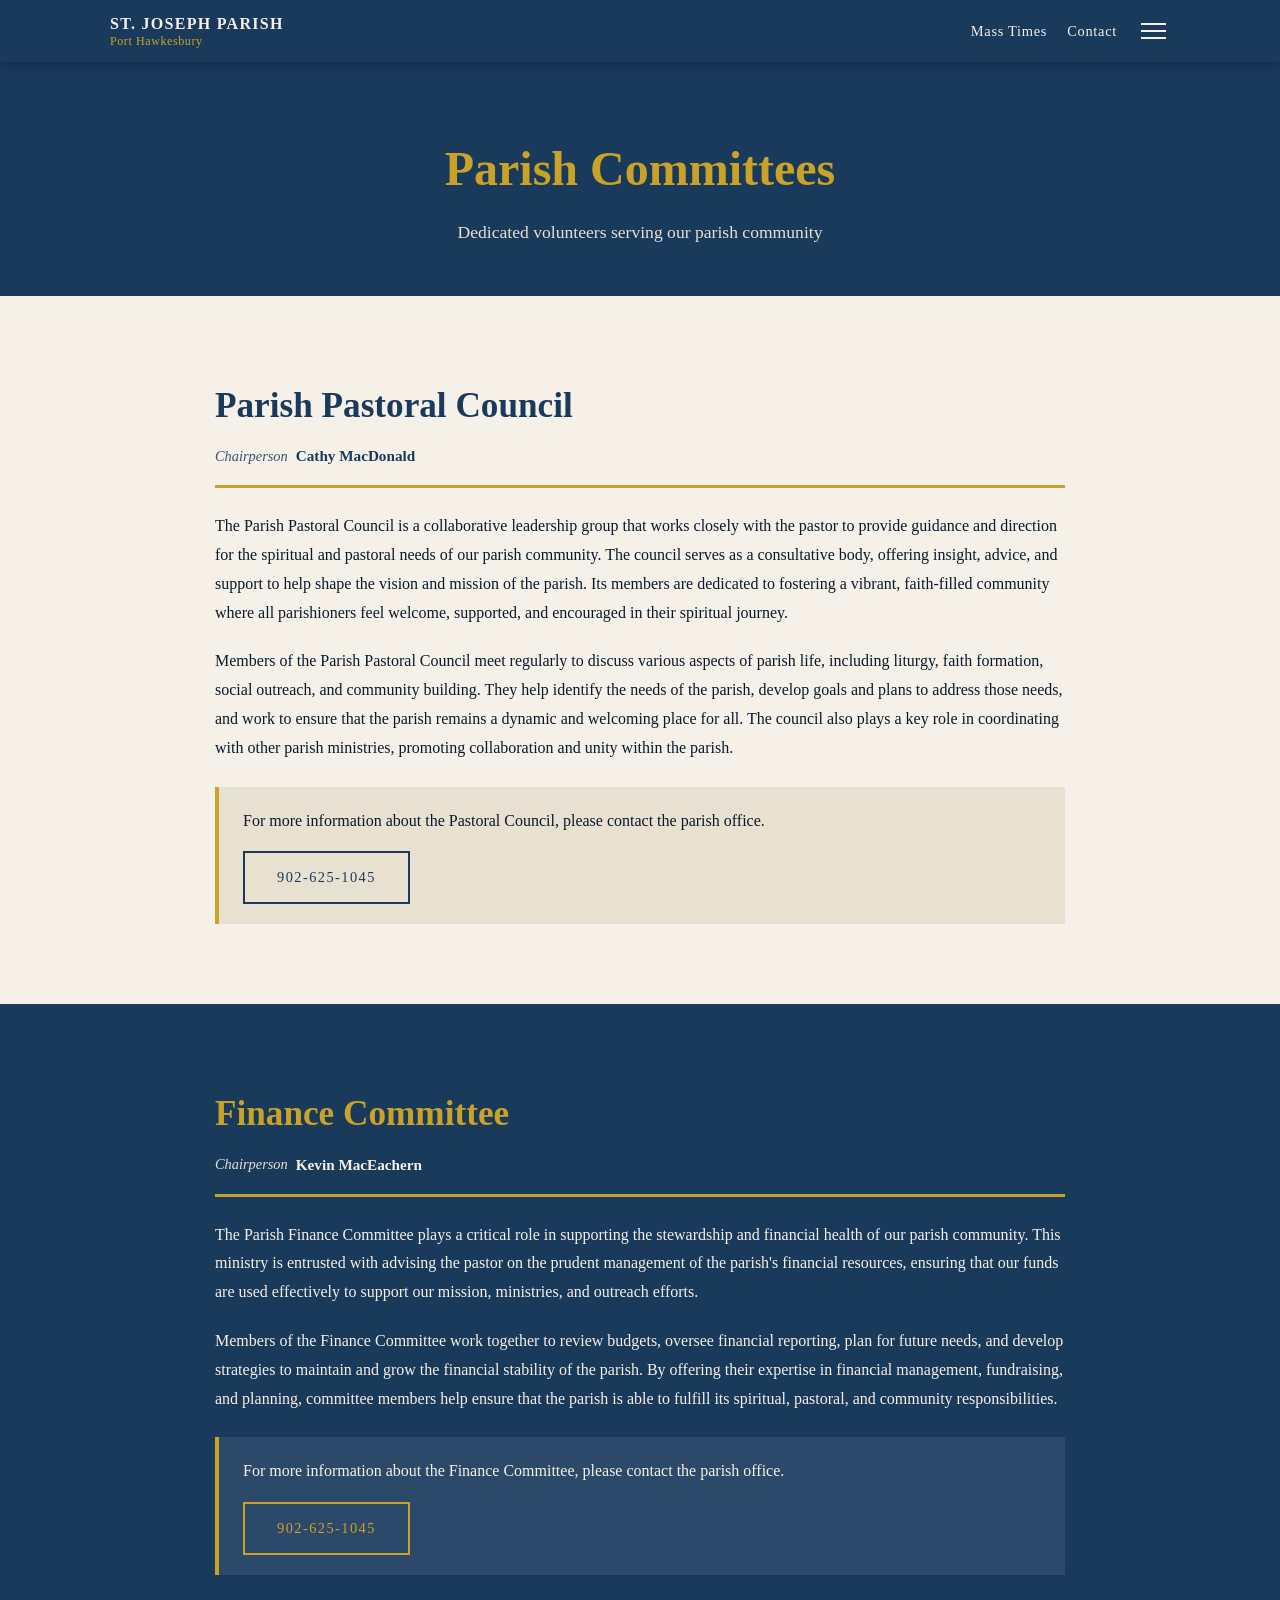
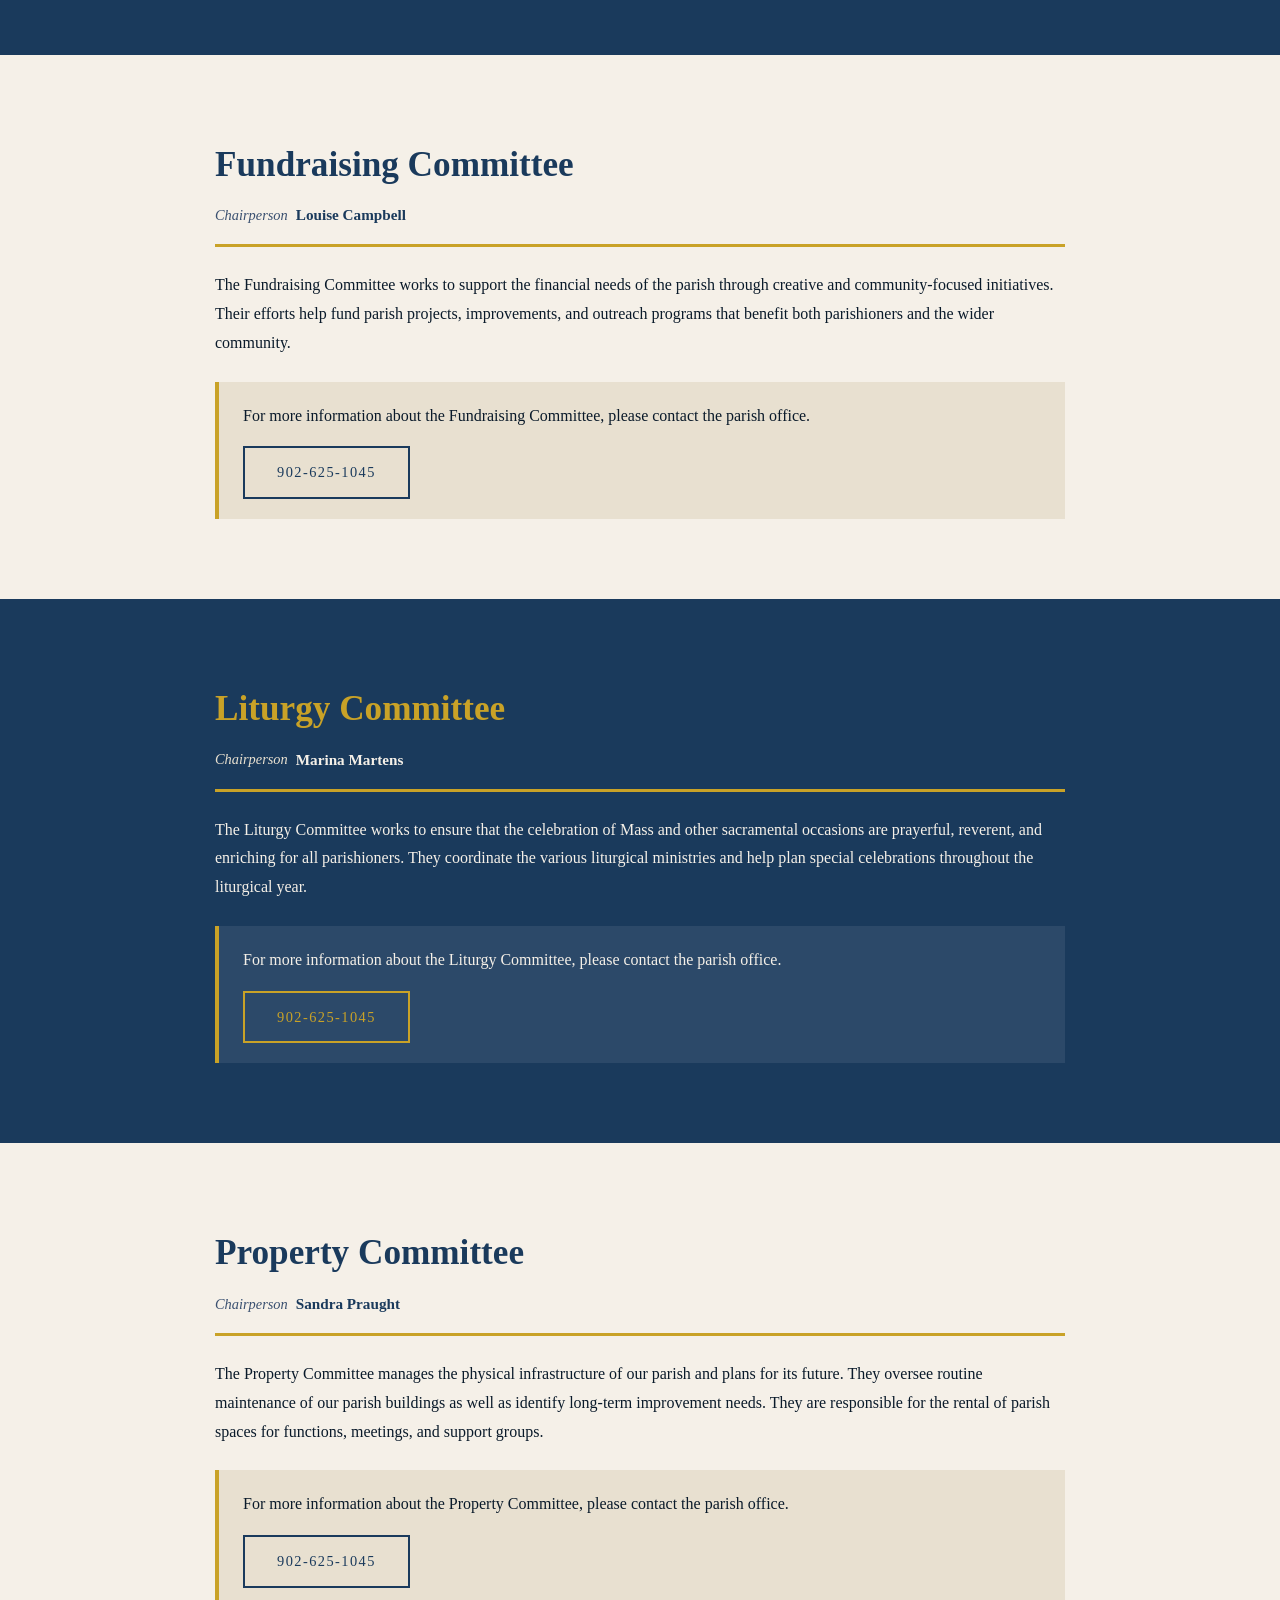
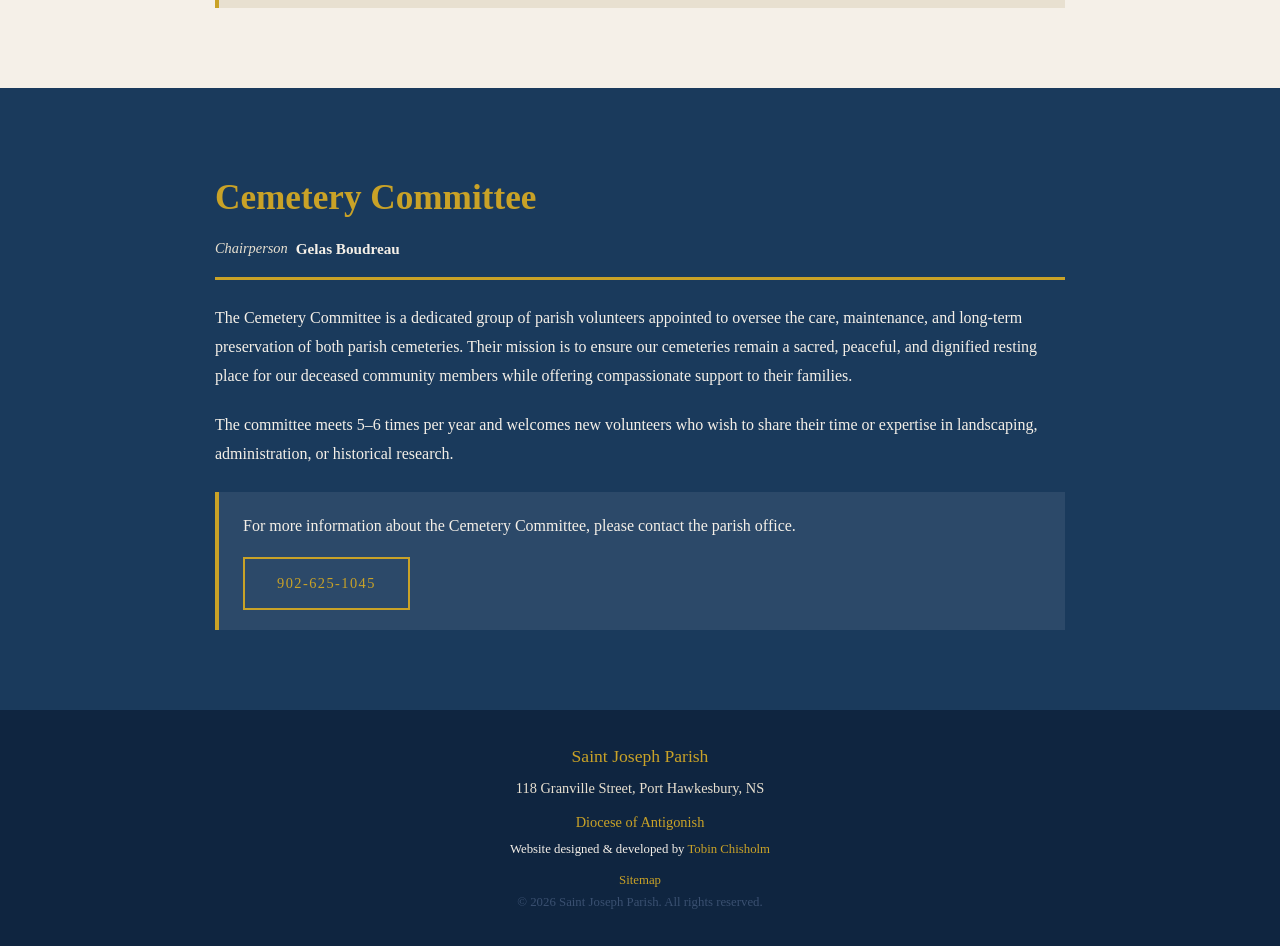
<file: committees.html>
<!DOCTYPE html>
<html lang="en">
<head>
    <meta charset="UTF-8">
    <meta name="viewport" content="width=device-width, initial-scale=1.0">
    <meta name="description" content="Parish Committees - Saint Joseph Parish, Port Hawkesbury, Nova Scotia.">
    <title>Committees | Saint Joseph Parish</title>
    <link rel="icon" type="image/png" href="favicon.png">
    <link rel="stylesheet" href="css/style.css">
</head>
<body>

    <!-- NAVIGATION -->
    <nav id="navbar">
        <div class="nav-container">
            <a class="nav-logo" href="index.html">
                <span class="nav-title">ST. JOSEPH PARISH</span>
                <span class="nav-subtitle">Port Hawkesbury</span></a>
            <div class="nav-right">
                <a href="index.html#mass" class="nav-quick-link">Mass Times</a>
                <a href="index.html#contact" class="nav-quick-link">Contact</a>
                <button class="hamburger" id="hamburger" aria-label="Open menu">
                    <span></span>
                    <span></span>
                    <span></span>
                </button>
            </div>
        </div>
    </nav>

    <!-- SIDEBAR OVERLAY -->
    <div class="sidebar-overlay" id="sidebar-overlay"></div>

    <!-- SIDEBAR -->
    <div class="sidebar" id="sidebar">
        <button class="sidebar-close" id="sidebar-close">✕</button>
        <ul class="sidebar-nav">
            <li><a href="index.html">Home</a></li>
            <li class="sidebar-dropdown">
                <button class="sidebar-dropdown-toggle">About <span>▾</span></button>
                <ul class="sidebar-dropdown-menu">
                    <li><a href="index.html#about">Our Parish</a></li>
                    <li><a href="history.html">Parish History</a></li>
                    <li><a href="staff.html">Staff</a></li>
                </ul>
            </li>
            <li class="sidebar-dropdown">
                <button class="sidebar-dropdown-toggle">Media & Events <span>▾</span></button>
                <ul class="sidebar-dropdown-menu">
                    <li><a href="media.html#bulletins">Bulletins</a></li>
                    <li><a href="media.html#calendar">Calendar</a></li>
                    <li><a href="media.html#livestream">Live Stream</a></li>
                </ul>
            </li>
            <li><a href="faith-formation.html">Faith Formation</a></li>
            <li class="sidebar-dropdown">
                <button class="sidebar-dropdown-toggle">Ministries <span>▾</span></button>
                <ul class="sidebar-dropdown-menu">
                    <li><a href="ministries.html#music">Music Ministry</a></li>
                    <li><a href="ministries.html#eucharist">Eucharist Ministry</a></li>
                    <li><a href="ministries.html#lector">Lector Ministry</a></li>
                    <li><a href="ministries.html#hospitality">Hospitality Ministry</a></li>
                    <li><a href="ministries.html#funeral">Funeral Servers</a></li>
                </ul>
            </li>
            <li class="sidebar-dropdown">
                <button class="sidebar-dropdown-toggle">Committees <span>▾</span></button>
                <ul class="sidebar-dropdown-menu">
                    <li><a href="committees.html#pastoral-council">Pastoral Council</a></li>
                    <li><a href="committees.html#finance">Finance</a></li>
                    <li><a href="committees.html#fundraising">Fundraising</a></li>
                    <li><a href="committees.html#liturgy">Liturgy</a></li>
                    <li><a href="committees.html#property">Property</a></li>
                    <li><a href="committees.html#cemetery">Cemetery</a></li>
                </ul>
            </li>
            <li class="sidebar-dropdown">
                <button class="sidebar-dropdown-toggle">Sacraments <span>▾</span></button>
                <ul class="sidebar-dropdown-menu">
                    <li><a href="sacraments.html#baptism">Baptism</a></li>
                    <li><a href="sacraments.html#confirmation">Confirmation</a></li>
                    <li><a href="sacraments.html#eucharist">Eucharist</a></li>
                    <li><a href="sacraments.html#reconciliation">Reconciliation</a></li>
                    <li><a href="sacraments.html#anointing">Anointing of the Sick</a></li>
                    <li><a href="sacraments.html#holy-orders">Holy Orders</a></li>
                    <li><a href="sacraments.html#matrimony">Matrimony</a></li>
                </ul>
            </li>
            <li class="sidebar-dropdown">
                <button class="sidebar-dropdown-toggle">Organizations <span>▾</span></button>
                <ul class="sidebar-dropdown-menu">
                    <li><a href="organizations.html#cwl">Catholic Women's League</a></li>
                    <li><a href="organizations.html#koc">Knights of Columbus</a></li>
                </ul>
            </li>
            <li class="sidebar-dropdown">
                <button class="sidebar-dropdown-toggle">Cemeteries <span>▾</span></button>
                <ul class="sidebar-dropdown-menu">
                    <li><a href="cemeteries.html#stjoseph">St. Joseph's Cemetery</a></li>
                    <li><a href="cemeteries.html#chapelhill">Chapel Hill Cemetery</a></li>
                    <li><a href="cemeteries.html#guidelines">Guidelines</a></li>
                </ul>
            </li>
            <li><a href="closet.html">St. Joseph's Closet</a></li>
            <li><a href="giving.html">Giving</a></li>
        </ul>
    </div>

    <!-- PAGE HEADER -->
    <div class="page-header">
        <h1>Parish Committees</h1>
        <p>Dedicated volunteers serving our parish community</p>
    </div>

    <!-- PASTORAL COUNCIL -->
    <section id="pastoral-council" class="section">
        <div class="container">
            <div class="committee-card">
                <div class="committee-header">
                    <h2 class="committee-title">Parish Pastoral Council</h2>
                    <div class="committee-chair">
                        <span class="committee-chair-label">Chairperson</span>
                        <span class="committee-chair-name">Cathy MacDonald</span>
                    </div>
                </div>
                <p>The Parish Pastoral Council is a collaborative leadership group that works closely with the pastor to provide guidance and direction for the spiritual and pastoral needs of our parish community. The council serves as a consultative body, offering insight, advice, and support to help shape the vision and mission of the parish. Its members are dedicated to fostering a vibrant, faith-filled community where all parishioners feel welcome, supported, and encouraged in their spiritual journey.</p>
                <p>Members of the Parish Pastoral Council meet regularly to discuss various aspects of parish life, including liturgy, faith formation, social outreach, and community building. They help identify the needs of the parish, develop goals and plans to address those needs, and work to ensure that the parish remains a dynamic and welcoming place for all. The council also plays a key role in coordinating with other parish ministries, promoting collaboration and unity within the parish.</p>
                <div class="committee-join">
                    <p>For more information about the Pastoral Council, please contact the parish office.</p>
                    <a href="tel:9026251045" class="btn btn-outline">902-625-1045</a>
                </div>
            </div>
        </div>
    </section>

    <!-- FINANCE COMMITTEE -->
    <section id="finance" class="section section-dark">
        <div class="container">
            <div class="committee-card">
                <div class="committee-header">
                    <h2 class="committee-title light">Finance Committee</h2>
                    <div class="committee-chair committee-chair-light">
                        <span class="committee-chair-label">Chairperson</span>
                        <span class="committee-chair-name">Kevin MacEachern</span>
                    </div>
                </div>
                <p>The Parish Finance Committee plays a critical role in supporting the stewardship and financial health of our parish community. This ministry is entrusted with advising the pastor on the prudent management of the parish's financial resources, ensuring that our funds are used effectively to support our mission, ministries, and outreach efforts.</p>
                <p>Members of the Finance Committee work together to review budgets, oversee financial reporting, plan for future needs, and develop strategies to maintain and grow the financial stability of the parish. By offering their expertise in financial management, fundraising, and planning, committee members help ensure that the parish is able to fulfill its spiritual, pastoral, and community responsibilities.</p>
                <div class="committee-join committee-join-dark">
                    <p>For more information about the Finance Committee, please contact the parish office.</p>
                    <a href="tel:9026251045" class="btn btn-gold">902-625-1045</a>
                </div>
            </div>
        </div>
    </section>

    <!-- FUNDRAISING COMMITTEE -->
    <section id="fundraising" class="section">
        <div class="container">
            <div class="committee-card">
                <div class="committee-header">
                    <h2 class="committee-title">Fundraising Committee</h2>
                    <div class="committee-chair">
                        <span class="committee-chair-label">Chairperson</span>
                        <span class="committee-chair-name">Louise Campbell</span>
                    </div>
                </div>
                <p>The Fundraising Committee works to support the financial needs of the parish through creative and community-focused initiatives. Their efforts help fund parish projects, improvements, and outreach programs that benefit both parishioners and the wider community.</p>
                <div class="committee-join">
                    <p>For more information about the Fundraising Committee, please contact the parish office.</p>
                    <a href="tel:9026251045" class="btn btn-outline">902-625-1045</a>
                </div>
            </div>
        </div>
    </section>

    <!-- LITURGY COMMITTEE -->
    <section id="liturgy" class="section section-dark">
        <div class="container">
            <div class="committee-card">
                <div class="committee-header">
                    <h2 class="committee-title light">Liturgy Committee</h2>
                    <div class="committee-chair committee-chair-light">
                        <span class="committee-chair-label">Chairperson</span>
                        <span class="committee-chair-name">Marina Martens</span>
                    </div>
                </div>
                <p>The Liturgy Committee works to ensure that the celebration of Mass and other sacramental occasions are prayerful, reverent, and enriching for all parishioners. They coordinate the various liturgical ministries and help plan special celebrations throughout the liturgical year.</p>
                <div class="committee-join committee-join-dark">
                    <p>For more information about the Liturgy Committee, please contact the parish office.</p>
                    <a href="tel:9026251045" class="btn btn-gold">902-625-1045</a>
                </div>
            </div>
        </div>
    </section>

    <!-- PROPERTY COMMITTEE -->
    <section id="property" class="section">
        <div class="container">
            <div class="committee-card">
                <div class="committee-header">
                    <h2 class="committee-title">Property Committee</h2>
                    <div class="committee-chair">
                        <span class="committee-chair-label">Chairperson</span>
                        <span class="committee-chair-name">Sandra Praught</span>
                    </div>
                </div>
                <p>The Property Committee manages the physical infrastructure of our parish and plans for its future. They oversee routine maintenance of our parish buildings as well as identify long-term improvement needs. They are responsible for the rental of parish spaces for functions, meetings, and support groups.</p>
                <div class="committee-join">
                    <p>For more information about the Property Committee, please contact the parish office.</p>
                    <a href="tel:9026251045" class="btn btn-outline">902-625-1045</a>
                </div>
            </div>
        </div>
    </section>

    <!-- CEMETERY COMMITTEE -->
    <section id="cemetery" class="section section-dark">
        <div class="container">
            <div class="committee-card">
                <div class="committee-header">
                    <h2 class="committee-title light">Cemetery Committee</h2>
                    <div class="committee-chair committee-chair-light">
                        <span class="committee-chair-label">Chairperson</span>
                        <span class="committee-chair-name">Gelas Boudreau</span>
                    </div>
                </div>
                <p>The Cemetery Committee is a dedicated group of parish volunteers appointed to oversee the care, maintenance, and long-term preservation of both parish cemeteries. Their mission is to ensure our cemeteries remain a sacred, peaceful, and dignified resting place for our deceased community members while offering compassionate support to their families.</p>
                <p>The committee meets 5–6 times per year and welcomes new volunteers who wish to share their time or expertise in landscaping, administration, or historical research.</p>
                <div class="committee-join committee-join-dark">
                    <p>For more information about the Cemetery Committee, please contact the parish office.</p>
                    <a href="tel:9026251045" class="btn btn-gold">902-625-1045</a>
                </div>
            </div>
        </div>
    </section>

    <!-- FOOTER -->
    <footer>
        <div class="footer-content">
            <p class="footer-name">Saint Joseph Parish</p>
            <p class="footer-address">118 Granville Street, Port Hawkesbury, NS</p>
            <p class="footer-diocese"><a href="https://antigonishdiocese.com" target="_blank">Diocese of Antigonish</a></p>
            <p class="footer-credit">Website designed &amp; developed by <a href="https://www.linkedin.com/in/tobin-chisholm-b829863b1/" target="_blank">Tobin Chisholm</a></p>
            <p class="footer-sitemap"><a href="sitemap.html">Sitemap</a></p>
            <p class="footer-copy">&copy; 2026 Saint Joseph Parish. All rights reserved.</p>
        </div>
    </footer>

    <script src="js/committees.js"></script>
</body>
</html>
</file>
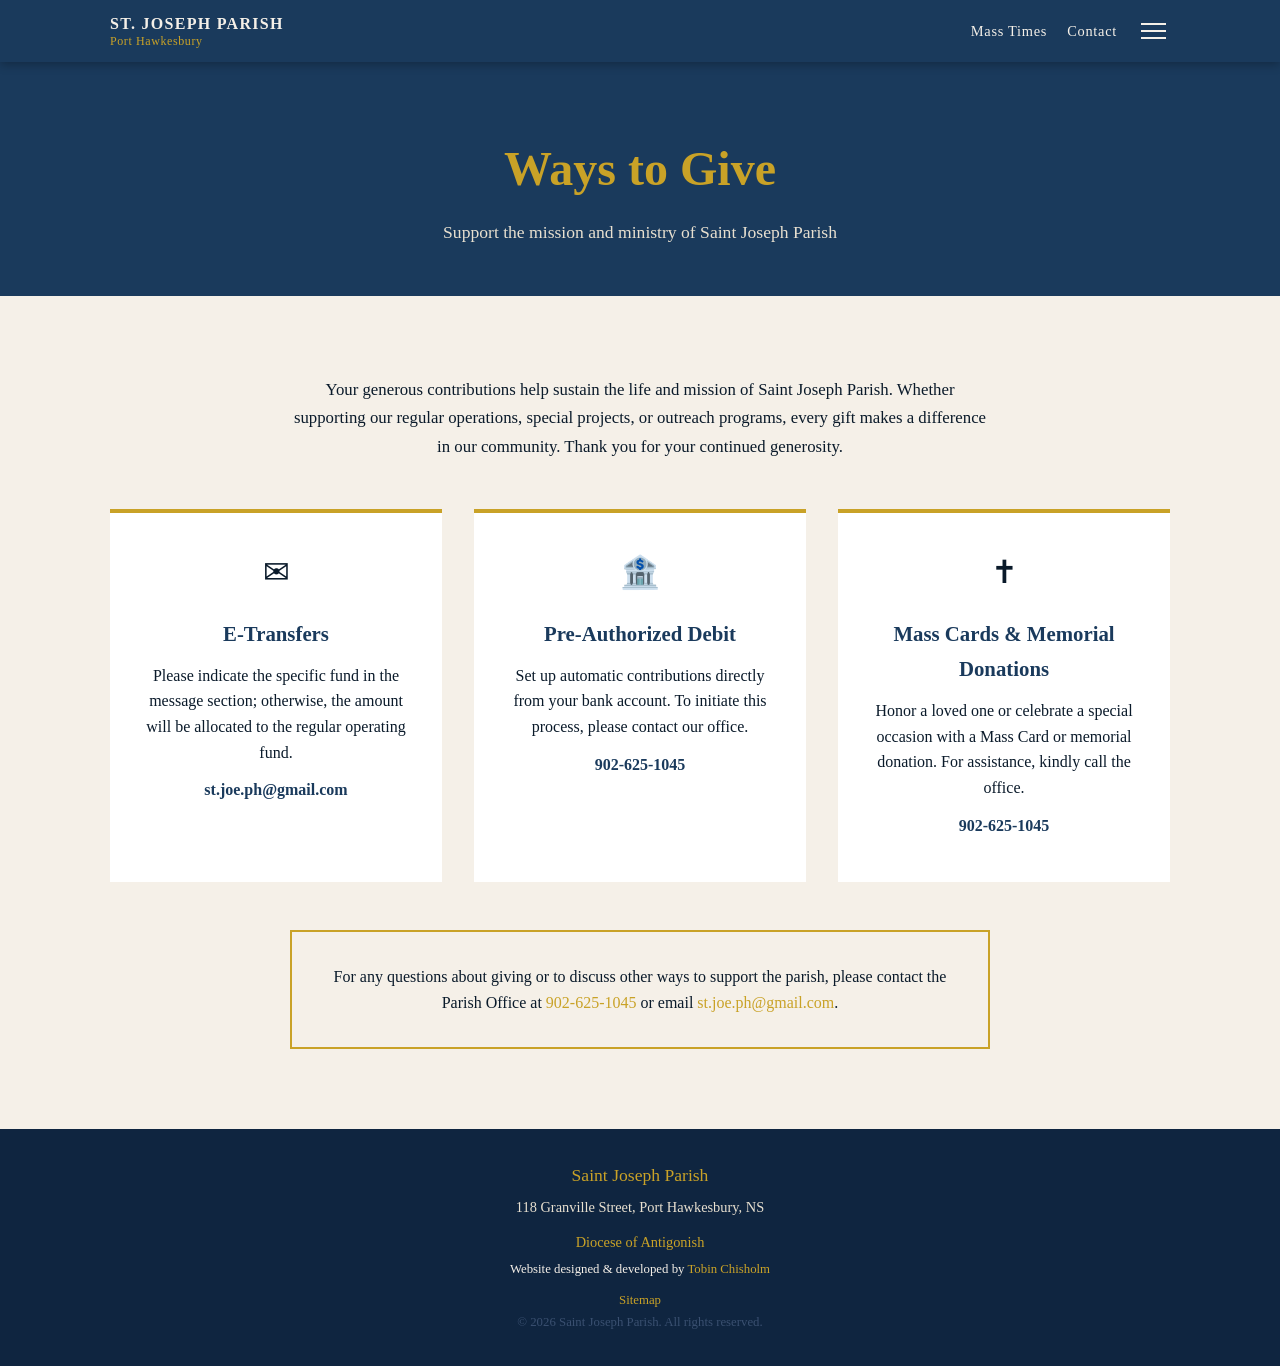
<file: giving.html>
<!DOCTYPE html>
<html lang="en">
<head>
    <meta charset="UTF-8">
    <meta name="viewport" content="width=device-width, initial-scale=1.0">
    <meta name="description" content="Ways to donate and support Saint Joseph Parish, Port Hawkesbury, Nova Scotia.">
    <title>Giving | Saint Joseph Parish</title>
    <link rel="icon" type="image/png" href="favicon.png">
    <link rel="stylesheet" href="css/style.css">
</head>
<body>

    <!-- NAVIGATION -->
    <nav id="navbar">
        <div class="nav-container">
            <a class="nav-logo" href="index.html">
                <span class="nav-title">ST. JOSEPH PARISH</span>
                <span class="nav-subtitle">Port Hawkesbury</span></a>
            <div class="nav-right">
                <a href="index.html#mass" class="nav-quick-link">Mass Times</a>
                <a href="index.html#contact" class="nav-quick-link">Contact</a>
                <button class="hamburger" id="hamburger" aria-label="Open menu">
                    <span></span>
                    <span></span>
                    <span></span>
                </button>
            </div>
        </div>
    </nav>

    <!-- SIDEBAR OVERLAY -->
    <div class="sidebar-overlay" id="sidebar-overlay"></div>

    <!-- SIDEBAR -->
    <div class="sidebar" id="sidebar">
        <button class="sidebar-close" id="sidebar-close">✕</button>
        <ul class="sidebar-nav">
            <li><a href="index.html">Home</a></li>

            <li class="sidebar-dropdown">
                <button class="sidebar-dropdown-toggle">About <span>▾</span></button>
                <ul class="sidebar-dropdown-menu">
                    <li><a href="index.html#about">Our Parish</a></li>
                    <li><a href="history.html">Parish History</a></li>
                    
                    <li><a href="staff.html">Staff</a></li>
                </ul>
            </li>

            <li class="sidebar-dropdown">
                <button class="sidebar-dropdown-toggle">Media & Events <span>▾</span></button>
                <ul class="sidebar-dropdown-menu">
                    <li><a href="media.html#bulletins">Bulletins</a></li>
                    <li><a href="media.html#calendar">Calendar</a></li>
                    <li><a href="media.html#livestream">Live Stream</a></li>
                </ul>
            </li>

            <li><a href="faith-formation.html">Faith Formation</a></li>

            <li class="sidebar-dropdown">
                <button class="sidebar-dropdown-toggle">Ministries <span>▾</span></button>
                <ul class="sidebar-dropdown-menu">
                    <li><a href="ministries.html#music">Music Ministry</a></li>
                    <li><a href="ministries.html#eucharist">Eucharist Ministry</a></li><li><a href="ministries.html#lector">Lector Ministry</a></li><li><a href="ministries.html#hospitality">Hospitality Ministry</a></li><li><a href="ministries.html#funeral">Funeral Servers</a></li>
                    
                </ul>
            </li>

            <li class="sidebar-dropdown">
                <button class="sidebar-dropdown-toggle">Committees <span>▾</span></button>
                <ul class="sidebar-dropdown-menu">
                    <li><a href="committees.html#pastoral-council">Pastoral Council</a></li><li><a href="committees.html#finance">Finance</a></li><li><a href="committees.html#fundraising">Fundraising</a></li><li><a href="committees.html#liturgy">Liturgy</a></li><li><a href="committees.html#property">Property</a></li><li><a href="committees.html#cemetery">Cemetery</a></li>
                </ul>
            </li>

            <li class="sidebar-dropdown">
                <button class="sidebar-dropdown-toggle">Sacraments <span>▾</span></button>
                <ul class="sidebar-dropdown-menu">
                    <li><a href="sacraments.html#baptism">Baptism</a></li><li><a href="sacraments.html#confirmation">Confirmation</a></li><li><a href="sacraments.html#eucharist">Eucharist</a></li><li><a href="sacraments.html#reconciliation">Reconciliation</a></li><li><a href="sacraments.html#anointing">Anointing of the Sick</a></li><li><a href="sacraments.html#holy-orders">Holy Orders</a></li><li><a href="sacraments.html#matrimony">Matrimony</a></li>
                </ul>
            </li>

            <li class="sidebar-dropdown">
                <button class="sidebar-dropdown-toggle">Organizations <span>▾</span></button>
                <ul class="sidebar-dropdown-menu">
                    <li><a href="organizations.html#cwl">Catholic Women's League</a></li>
                    <li><a href="organizations.html#koc">Knights of Columbus</a></li>
                    </ul>
            </li>

            <li class="sidebar-dropdown">
                <button class="sidebar-dropdown-toggle">Cemeteries <span>▾</span></button>
                <ul class="sidebar-dropdown-menu">
                    <li><a href="cemeteries.html#stjoseph">St. Joseph's Cemetery</a></li>
                    <li><a href="cemeteries.html#chapelhill">Chapel Hill Cemetery</a></li>
                    <li><a href="cemeteries.html#guidelines">Guidelines</a></li>
                </ul>
            </li>

            <li><a href="closet.html">St. Joseph's Closet</a></li><li><a href="giving.html">Giving</a></li>
        </ul>
    </div>

    <!-- PAGE HEADER -->
    <div class="page-header">
        <h1>Ways to Give</h1>
        <p>Support the mission and ministry of Saint Joseph Parish</p>
    </div>

    <!-- INTRO -->
    <section class="section">
        <div class="container">
            <div class="giving-intro">
                <p>Your generous contributions help sustain the life and mission of Saint Joseph Parish. Whether supporting our regular operations, special projects, or outreach programs, every gift makes a difference in our community. Thank you for your continued generosity.</p>
            </div>

            <!-- GIVING OPTIONS -->
            <div class="giving-grid">

                <div class="giving-card">
                    <div class="giving-icon">✉</div>
                    <h3>E-Transfers</h3>
                    <p>Please indicate the specific fund in the message section; otherwise, the amount will be allocated to the regular operating fund.</p>
                    <p class="giving-detail"><a href="mailto:st.joe.ph@gmail.com">st.joe.ph@gmail.com</a></p>
                </div>

                <div class="giving-card">
                    <div class="giving-icon">🏦</div>
                    <h3>Pre-Authorized Debit</h3>
                    <p>Set up automatic contributions directly from your bank account. To initiate this process, please contact our office.</p>
                    <p class="giving-detail"><a href="tel:9026251045">902-625-1045</a></p>
                </div>

                <div class="giving-card">
                    <div class="giving-icon">✝</div>
                    <h3>Mass Cards & Memorial Donations</h3>
                    <p>Honor a loved one or celebrate a special occasion with a Mass Card or memorial donation. For assistance, kindly call the office.</p>
                    <p class="giving-detail"><a href="tel:9026251045">902-625-1045</a></p>
                </div>

            </div>

            <!-- CONTACT NOTE -->
            <div class="giving-note">
                <p>For any questions about giving or to discuss other ways to support the parish, please contact the Parish Office at <a href="tel:9026251045">902-625-1045</a> or email <a href="mailto:st.joe.ph@gmail.com">st.joe.ph@gmail.com</a>.</p>
            </div>

        </div>
    </section>

    <!-- FOOTER -->
    <footer>
        <div class="footer-content">
            <p class="footer-name">Saint Joseph Parish</p>
            <p class="footer-address">118 Granville Street, Port Hawkesbury, NS</p>
            <p class="footer-diocese"><a href="https://antigonishdiocese.com" target="_blank">Diocese of Antigonish</a></p>
            <p class="footer-credit">Website designed &amp; developed by <a href="https://www.linkedin.com/in/tobin-chisholm-b829863b1/" target="_blank">Tobin Chisholm</a></p>
            <p class="footer-sitemap"><a href="sitemap.html">Sitemap</a></p>
            <p class="footer-copy">&copy; 2026 Saint Joseph Parish. All rights reserved.</p>
        </div>
    </footer>

    <script src="js/giving.js"></script>
</body>
</html>
</file>
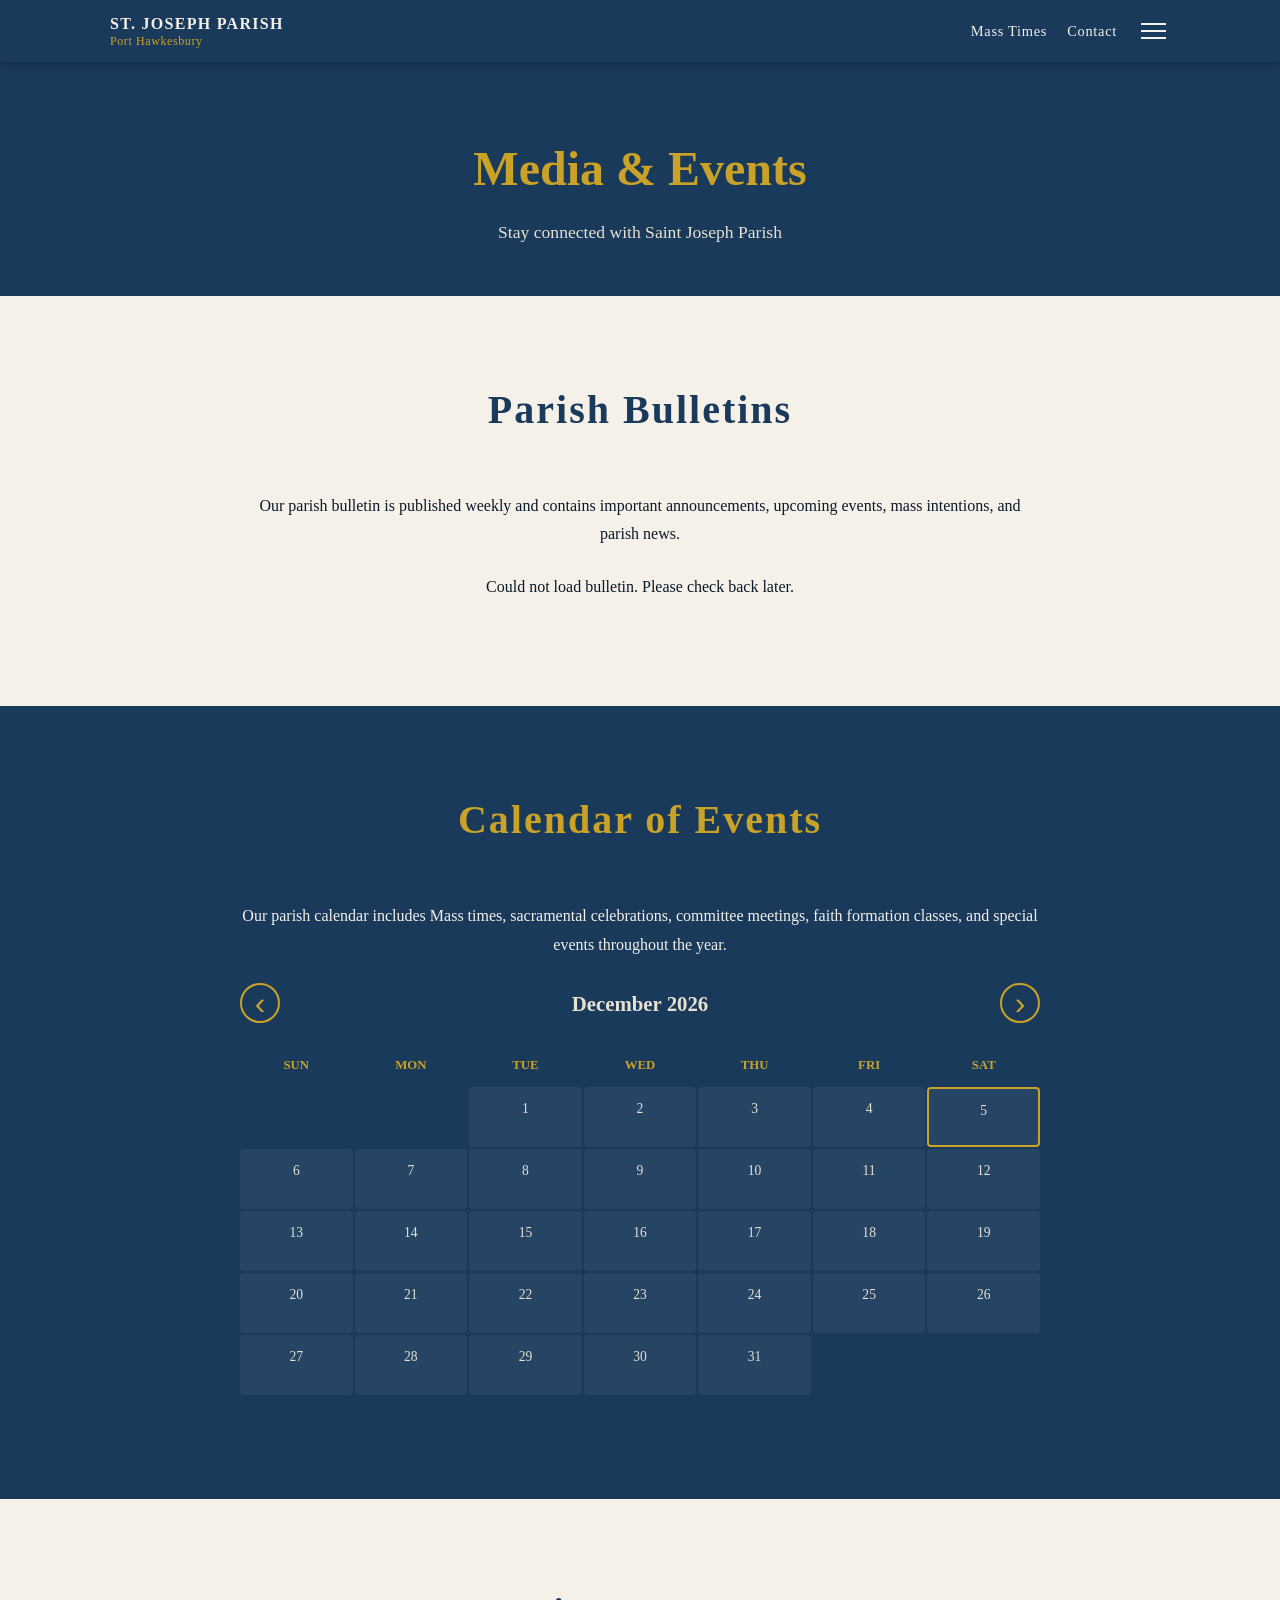
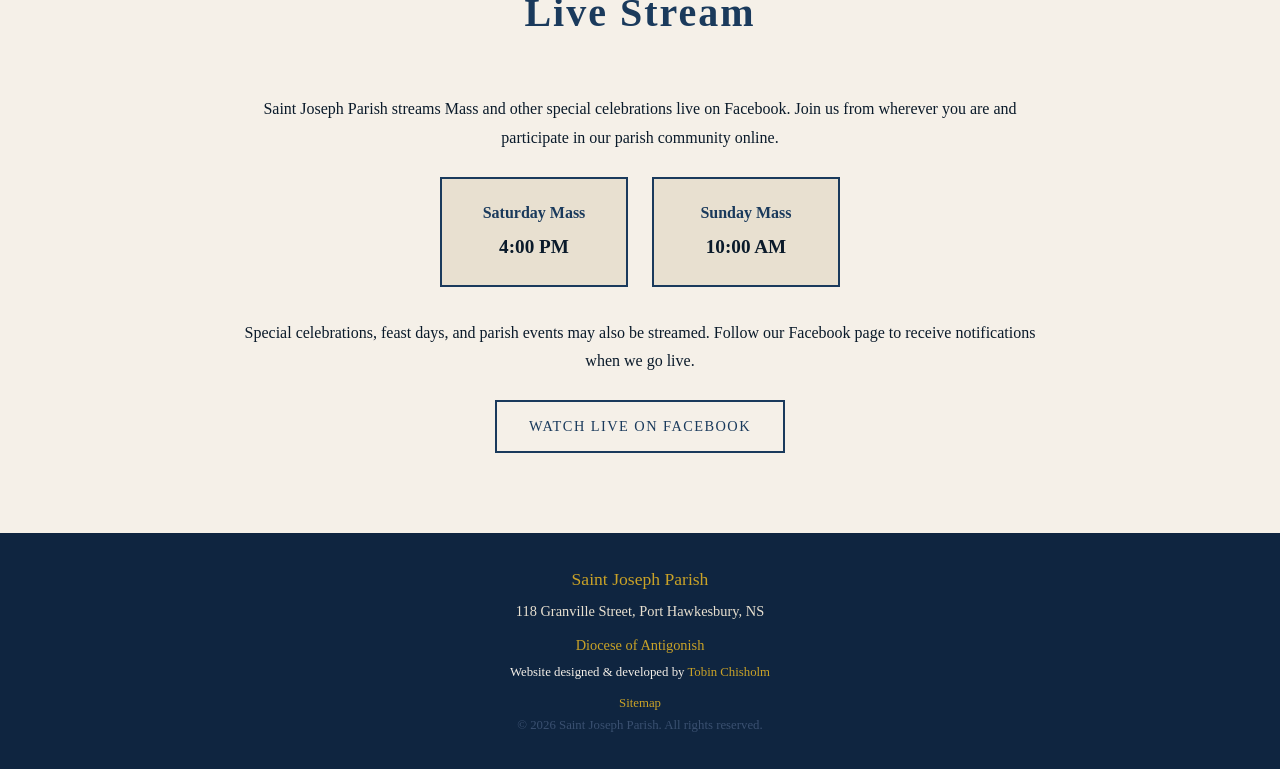
<file: media.html>
<!DOCTYPE html>
<html lang="en">
<head>
    <meta charset="UTF-8">
    <meta name="viewport" content="width=device-width, initial-scale=1.0">
    <meta name="description" content="Media & Events - Saint Joseph Parish, Port Hawkesbury, Nova Scotia.">
    <title>Media & Events | Saint Joseph Parish</title>
    <link rel="icon" type="image/png" href="favicon.png">
    <link rel="stylesheet" href="css/style.css">
</head>
<body>

    <!-- NAVIGATION -->
    <nav id="navbar">
        <div class="nav-container">
            <a class="nav-logo" href="index.html">
                <span class="nav-title">ST. JOSEPH PARISH</span>
                <span class="nav-subtitle">Port Hawkesbury</span></a>
            <div class="nav-right">
                <a href="index.html#mass" class="nav-quick-link">Mass Times</a>
                <a href="index.html#contact" class="nav-quick-link">Contact</a>
                <button class="hamburger" id="hamburger" aria-label="Open menu">
                    <span></span>
                    <span></span>
                    <span></span>
                </button>
            </div>
        </div>
    </nav>

    <!-- SIDEBAR OVERLAY -->
    <div class="sidebar-overlay" id="sidebar-overlay"></div>

    <!-- SIDEBAR -->
    <div class="sidebar" id="sidebar">
        <button class="sidebar-close" id="sidebar-close">✕</button>
        <ul class="sidebar-nav">
            <li><a href="index.html">Home</a></li>
            <li class="sidebar-dropdown">
                <button class="sidebar-dropdown-toggle">About <span>▾</span></button>
                <ul class="sidebar-dropdown-menu">
                    <li><a href="index.html#about">Our Parish</a></li>
                    <li><a href="history.html">Parish History</a></li>
                    <li><a href="staff.html">Staff</a></li>
                </ul>
            </li>
            <li class="sidebar-dropdown">
                <button class="sidebar-dropdown-toggle">Media & Events <span>▾</span></button>
                <ul class="sidebar-dropdown-menu">
                    <li><a href="media.html#bulletins">Bulletins</a></li>
                    <li><a href="media.html#calendar">Calendar</a></li>
                    <li><a href="media.html#livestream">Live Stream</a></li>
                </ul>
            </li>
            <li><a href="faith-formation.html">Faith Formation</a></li>
            <li class="sidebar-dropdown">
                <button class="sidebar-dropdown-toggle">Ministries <span>▾</span></button>
                <ul class="sidebar-dropdown-menu">
                    <li><a href="ministries.html#music">Music Ministry</a></li>
                    <li><a href="ministries.html#eucharist">Eucharist Ministry</a></li>
                    <li><a href="ministries.html#lector">Lector Ministry</a></li>
                    <li><a href="ministries.html#hospitality">Hospitality Ministry</a></li>
                    <li><a href="ministries.html#funeral">Funeral Servers</a></li>
                </ul>
            </li>
            <li class="sidebar-dropdown">
                <button class="sidebar-dropdown-toggle">Committees <span>▾</span></button>
                <ul class="sidebar-dropdown-menu">
                    <li><a href="committees.html#pastoral-council">Pastoral Council</a></li>
                    <li><a href="committees.html#finance">Finance</a></li>
                    <li><a href="committees.html#fundraising">Fundraising</a></li>
                    <li><a href="committees.html#liturgy">Liturgy</a></li>
                    <li><a href="committees.html#property">Property</a></li>
                    <li><a href="committees.html#cemetery">Cemetery</a></li>
                </ul>
            </li>
            <li class="sidebar-dropdown">
                <button class="sidebar-dropdown-toggle">Sacraments <span>▾</span></button>
                <ul class="sidebar-dropdown-menu">
                    <li><a href="sacraments.html#baptism">Baptism</a></li>
                    <li><a href="sacraments.html#confirmation">Confirmation</a></li>
                    <li><a href="sacraments.html#eucharist">Eucharist</a></li>
                    <li><a href="sacraments.html#reconciliation">Reconciliation</a></li>
                    <li><a href="sacraments.html#anointing">Anointing of the Sick</a></li>
                    <li><a href="sacraments.html#holy-orders">Holy Orders</a></li>
                    <li><a href="sacraments.html#matrimony">Matrimony</a></li>
                </ul>
            </li>
            <li class="sidebar-dropdown">
                <button class="sidebar-dropdown-toggle">Organizations <span>▾</span></button>
                <ul class="sidebar-dropdown-menu">
                    <li><a href="organizations.html#cwl">Catholic Women's League</a></li>
                    <li><a href="organizations.html#koc">Knights of Columbus</a></li>
                </ul>
            </li>
            <li class="sidebar-dropdown">
                <button class="sidebar-dropdown-toggle">Cemeteries <span>▾</span></button>
                <ul class="sidebar-dropdown-menu">
                    <li><a href="cemeteries.html#stjoseph">St. Joseph's Cemetery</a></li>
                    <li><a href="cemeteries.html#chapelhill">Chapel Hill Cemetery</a></li>
                    <li><a href="cemeteries.html#guidelines">Guidelines</a></li>
                </ul>
            </li>
            <li><a href="closet.html">St. Joseph's Closet</a></li>
            <li><a href="giving.html">Giving</a></li>
        </ul>
    </div>

    <!-- PAGE HEADER -->
    <div class="page-header">
        <h1>Media & Events</h1>
        <p>Stay connected with Saint Joseph Parish</p>
    </div>

    <!-- BULLETINS -->
    <section id="bulletins" class="section">
        <div class="container">
            <h2 class="section-title">Parish Bulletins</h2>
            <div class="media-card media-card-light">
                <p>Our parish bulletin is published weekly and contains important announcements, upcoming events, mass intentions, and parish news.</p>
                <div id="bulletin-container">
                    <p id="bulletin-loading" class="media-placeholder-text">Loading latest bulletin...</p>
                </div>
            </div>
        </div>
    </section>

    <!-- CALENDAR -->
    <section id="calendar" class="section section-dark">
        <div class="container">
            <h2 class="section-title light">Calendar of Events</h2>
            <div class="media-card">
                <p>Our parish calendar includes Mass times, sacramental celebrations, committee meetings, faith formation classes, and special events throughout the year.</p>
                <div class="calendar-nav">
                    <button class="calendar-nav-btn" id="cal-prev">&#8249;</button>
                    <h3 class="calendar-month-title" id="cal-month-title"></h3>
                    <button class="calendar-nav-btn" id="cal-next">&#8250;</button>
                </div>
                <div class="calendar-grid" id="calendar-grid"></div>
                <div class="calendar-event-detail" id="calendar-event-detail" style="display:none;">
                    <button class="calendar-detail-close" id="calendar-detail-close">✕</button>
                    <div id="calendar-event-content"></div>
                </div>
            </div>
        </div>
    </section>

    <!-- LIVE STREAM -->
    <section id="livestream" class="section">
        <div class="container">
            <h2 class="section-title">Live Stream</h2>
            <div class="media-card media-card-light">
                <p>Saint Joseph Parish streams Mass and other special celebrations live on Facebook. Join us from wherever you are and participate in our parish community online.</p>
                <div class="media-schedule">
                    <div class="media-schedule-item media-schedule-item-light">
                        <h3>Saturday Mass</h3>
                        <p>4:00 PM</p>
                    </div>
                    <div class="media-schedule-item media-schedule-item-light">
                        <h3>Sunday Mass</h3>
                        <p>10:00 AM</p>
                    </div>
                </div>
                <p>Special celebrations, feast days, and parish events may also be streamed. Follow our Facebook page to receive notifications when we go live.</p>
                <div class="media-btn-group">
                    <a href="https://www.facebook.com/StJparish2020/" target="_blank" class="btn btn-outline">Watch Live on Facebook</a>
                </div>
            </div>
        </div>
    </section>

    <!-- FOOTER -->
    <footer>
        <div class="footer-content">
            <p class="footer-name">Saint Joseph Parish</p>
            <p class="footer-address">118 Granville Street, Port Hawkesbury, NS</p>
            <p class="footer-diocese"><a href="https://antigonishdiocese.com" target="_blank">Diocese of Antigonish</a></p>
            <p class="footer-credit">Website designed &amp; developed by <a href="https://www.linkedin.com/in/tobin-chisholm-b829863b1/" target="_blank">Tobin Chisholm</a></p>
            <p class="footer-sitemap"><a href="sitemap.html">Sitemap</a></p>
            <p class="footer-copy">&copy; 2026 Saint Joseph Parish. All rights reserved.</p>
        </div>
    </footer>

    <script src="js/media.js"></script>
</body>
</html>
</file>
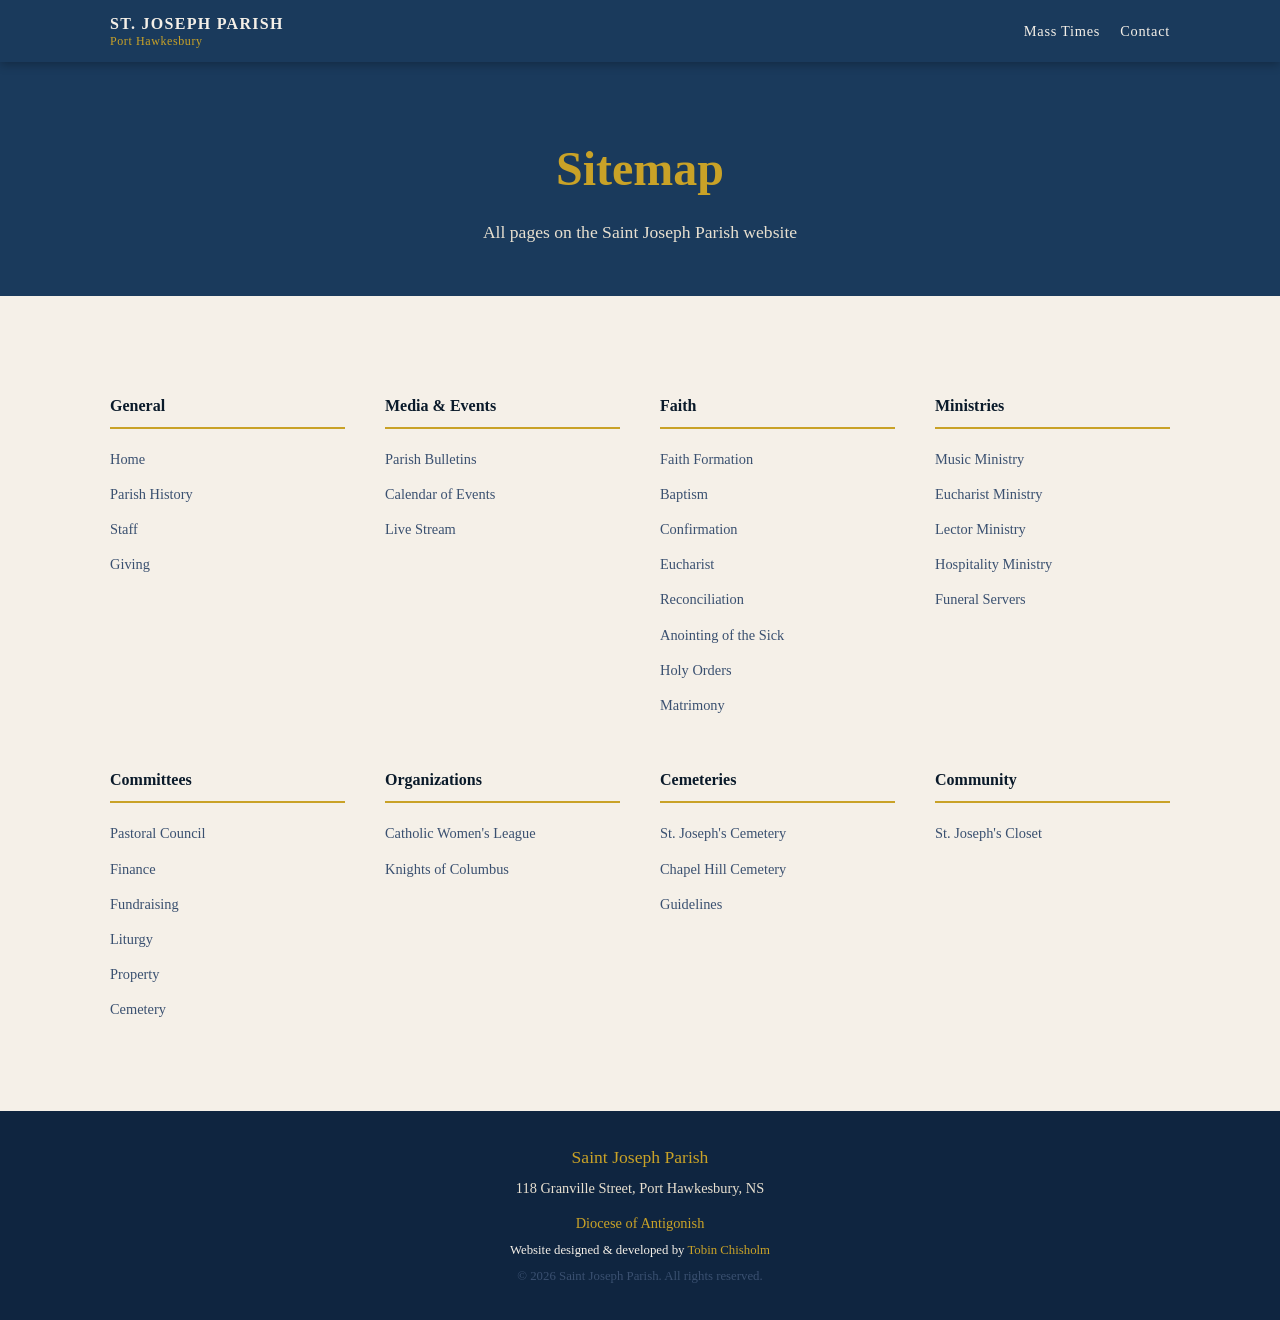
<file: sitemap.html>
<!DOCTYPE html>
<html lang="en">
<head>
    <meta charset="UTF-8">
    <meta name="viewport" content="width=device-width, initial-scale=1.0">
    <title>Sitemap | Saint Joseph Parish</title>
    <link rel="stylesheet" href="css/style.css">
</head>
<body>

    <!-- NAVIGATION -->
    <nav id="navbar">
        <div class="nav-container">
            <a class="nav-logo" href="index.html">
                <span class="nav-title">ST. JOSEPH PARISH</span>
                <span class="nav-subtitle">Port Hawkesbury</span>
            </a>
            <div class="nav-right">
                <a href="index.html#mass" class="nav-quick-link">Mass Times</a>
                <a href="index.html#contact" class="nav-quick-link">Contact</a>
            </div>
        </div>
    </nav>

    <!-- PAGE HEADER -->
    <div class="page-header">
        <h1>Sitemap</h1>
        <p>All pages on the Saint Joseph Parish website</p>
    </div>

    <!-- SITEMAP CONTENT -->
    <section class="section">
        <div class="container">
            <div class="sitemap-grid">

                <div class="sitemap-section">
                    <h2 class="sitemap-heading">General</h2>
                    <ul class="sitemap-list">
                        <li><a href="index.html">Home</a></li>
                        <li><a href="history.html">Parish History</a></li>
                        <li><a href="staff.html">Staff</a></li>
                        <li><a href="giving.html">Giving</a></li>
                    </ul>
                </div>

                <div class="sitemap-section">
                    <h2 class="sitemap-heading">Media & Events</h2>
                    <ul class="sitemap-list">
                        <li><a href="media.html#bulletins">Parish Bulletins</a></li>
                        <li><a href="media.html#calendar">Calendar of Events</a></li>
                        <li><a href="media.html#livestream">Live Stream</a></li>
                    </ul>
                </div>

                <div class="sitemap-section">
                    <h2 class="sitemap-heading">Faith</h2>
                    <ul class="sitemap-list">
                        <li><a href="faith-formation.html">Faith Formation</a></li>
                        <li><a href="sacraments.html#baptism">Baptism</a></li>
                        <li><a href="sacraments.html#confirmation">Confirmation</a></li>
                        <li><a href="sacraments.html#eucharist">Eucharist</a></li>
                        <li><a href="sacraments.html#reconciliation">Reconciliation</a></li>
                        <li><a href="sacraments.html#anointing">Anointing of the Sick</a></li>
                        <li><a href="sacraments.html#holy-orders">Holy Orders</a></li>
                        <li><a href="sacraments.html#matrimony">Matrimony</a></li>
                    </ul>
                </div>

                <div class="sitemap-section">
                    <h2 class="sitemap-heading">Ministries</h2>
                    <ul class="sitemap-list">
                        <li><a href="ministries.html#music">Music Ministry</a></li>
                        <li><a href="ministries.html#eucharist">Eucharist Ministry</a></li>
                        <li><a href="ministries.html#lector">Lector Ministry</a></li>
                        <li><a href="ministries.html#hospitality">Hospitality Ministry</a></li>
                        <li><a href="ministries.html#funeral">Funeral Servers</a></li>
                    </ul>
                </div>

                <div class="sitemap-section">
                    <h2 class="sitemap-heading">Committees</h2>
                    <ul class="sitemap-list">
                        <li><a href="committees.html#pastoral-council">Pastoral Council</a></li>
                        <li><a href="committees.html#finance">Finance</a></li>
                        <li><a href="committees.html#fundraising">Fundraising</a></li>
                        <li><a href="committees.html#liturgy">Liturgy</a></li>
                        <li><a href="committees.html#property">Property</a></li>
                        <li><a href="committees.html#cemetery">Cemetery</a></li>
                    </ul>
                </div>

                <div class="sitemap-section">
                    <h2 class="sitemap-heading">Organizations</h2>
                    <ul class="sitemap-list">
                        <li><a href="organizations.html#cwl">Catholic Women's League</a></li>
                        <li><a href="organizations.html#koc">Knights of Columbus</a></li>
                    </ul>
                </div>

                <div class="sitemap-section">
                    <h2 class="sitemap-heading">Cemeteries</h2>
                    <ul class="sitemap-list">
                        <li><a href="cemeteries.html#stjoseph">St. Joseph's Cemetery</a></li>
                        <li><a href="cemeteries.html#chapelhill">Chapel Hill Cemetery</a></li>
                        <li><a href="cemeteries.html#guidelines">Guidelines</a></li>
                    </ul>
                </div>

                <div class="sitemap-section">
                    <h2 class="sitemap-heading">Community</h2>
                    <ul class="sitemap-list">
                        <li><a href="closet.html">St. Joseph's Closet</a></li>
                    </ul>
                </div>

            </div>
        </div>
    </section>

    <!-- FOOTER -->
    <footer>
        <div class="footer-content">
            <p class="footer-name">Saint Joseph Parish</p>
            <p class="footer-address">118 Granville Street, Port Hawkesbury, NS</p>
            <p class="footer-diocese"><a href="https://antigonishdiocese.com" target="_blank">Diocese of Antigonish</a></p>
            <p class="footer-credit">Website designed & developed by <a href="https://www.linkedin.com/in/tobin-chisholm-b829863b1/" target="_blank">Tobin Chisholm</a></p>
            <p class="footer-copy">&copy; 2026 Saint Joseph Parish. All rights reserved.</p>
        </div>
    </footer>

</body>
</html>
</file>
<file: css/style.css>
/* =====================
   ROOT & RESET
===================== */
* {
    margin: 0;
    padding: 0;
    box-sizing: border-box;
}

:root {
    --burgundy: #1a3a5c;
    --burgundy-dark: #0f2540;
    --gold: #c9a227;
    --gold-light: #f0c030;
    --warm-white: #f5f0e8;
    --cream: #e8e0d0;
    --text-dark: #0a1a2a;
    --text-mid: #3a5070;
    --white: #ffffff;
}

html {
    scroll-behavior: smooth;
}

body {
    font-family: Georgia, 'Times New Roman', serif;
    color: var(--text-dark);
    background-color: var(--warm-white);
    line-height: 1.7;
}

img {
    max-width: 100%;
    height: auto;
    display: block;
}

a {
    color: var(--gold);
    text-decoration: none;
}

a:hover {
    color: var(--gold-light);
}

/* =====================
   UTILITY
===================== */
.container {
    width: 100%;
    max-width: 1100px;
    margin: 0 auto;
    padding: 0 1.25rem;
}

.section {
    padding: 5rem 0;
}

.section-dark {
    background-color: var(--burgundy);
    color: var(--warm-white);
}

.section-title {
    font-size: clamp(1.8rem, 4vw, 2.5rem);
    text-align: center;
    margin-bottom: 3rem;
    letter-spacing: 0.05em;
    color: var(--burgundy);
}

.section-title.light {
    color: var(--gold);
}

/* =====================
   BUTTONS
===================== */
.btn {
    display: inline-block;
    padding: 0.75rem 2rem;
    font-size: 0.9rem;
    letter-spacing: 0.1em;
    text-transform: uppercase;
    border: 2px solid transparent;
    cursor: pointer;
    transition: all 0.3s ease;
    font-family: Georgia, serif;
}

.btn-gold {
    background-color: transparent;
    border-color: var(--gold);
    color: var(--gold);
}

.btn-gold:hover {
    background-color: var(--gold);
    color: var(--burgundy-dark);
}

.btn-burgundy {
    background-color: var(--burgundy);
    border-color: var(--burgundy);
    color: var(--warm-white);
}

.btn-burgundy:hover {
    background-color: var(--burgundy-dark);
    color: var(--gold);
}

.btn-outline {
    background-color: transparent;
    border-color: var(--burgundy);
    color: var(--burgundy);
}

.btn-outline:hover {
    background-color: var(--burgundy);
    color: var(--warm-white);
}

/* =====================
   NAVBAR
===================== */
#navbar {
    position: fixed;
    top: 0;
    width: 100%;
    background-color: var(--burgundy);
    z-index: 1000;
    box-shadow: 0 2px 10px rgba(0,0,0,0.3);
}

.nav-container {
    display: flex;
    align-items: center;
    justify-content: space-between;
    padding: 0.9rem 1.25rem;
    max-width: 1100px;
    margin: 0 auto;
}

.nav-logo {
    display: flex;
    flex-direction: column;
    line-height: 1.2;
}

.nav-title {
    color: var(--warm-white);
    font-size: 1rem;
    letter-spacing: 0.08em;
    font-weight: bold;
}

.nav-subtitle {
    color: var(--gold);
    font-size: 0.75rem;
    letter-spacing: 0.05em;
}

.nav-right {
    display: flex;
    align-items: center;
    gap: 1.25rem;
}

.nav-quick-link {
    color: var(--warm-white);
    font-size: 0.9rem;
    letter-spacing: 0.05em;
    transition: color 0.2s;
}

.nav-quick-link:hover {
    color: var(--gold);
}

/* Hamburger */
.hamburger {
    display: flex;
    flex-direction: column;
    gap: 5px;
    background: none;
    border: none;
    cursor: pointer;
    padding: 4px;
}

.hamburger span {
    display: block;
    width: 25px;
    height: 2px;
    background-color: var(--warm-white);
    transition: all 0.3s ease;
}

.hamburger.active span:nth-child(1) {
    transform: translateY(7px) rotate(45deg);
}

.hamburger.active span:nth-child(2) {
    opacity: 0;
}

.hamburger.active span:nth-child(3) {
    transform: translateY(-7px) rotate(-45deg);
}

/* =====================
   SIDEBAR
===================== */
.sidebar-overlay {
    display: none;
    position: fixed;
    inset: 0;
    background: rgba(0,0,0,0.5);
    z-index: 1100;
}

.sidebar-overlay.open {
    display: block;
}

.sidebar {
    position: fixed;
    top: 0;
    right: -320px;
    width: 300px;
    height: 100%;
    background-color: var(--burgundy-dark);
    z-index: 1200;
    overflow-y: auto;
    transition: right 0.3s ease;
    padding: 1.5rem 0 2rem;
}

.sidebar.open {
    right: 0;
}

.sidebar-close {
    display: block;
    margin-left: auto;
    margin-right: 1.25rem;
    margin-bottom: 1rem;
    background: none;
    border: none;
    color: var(--warm-white);
    font-size: 1.25rem;
    cursor: pointer;
}

.sidebar-close:hover {
    color: var(--gold);
}

.sidebar-nav {
    list-style: none;
    padding: 0;
}

.sidebar-nav > li > a,
.sidebar-dropdown-toggle {
    display: block;
    width: 100%;
    padding: 0.85rem 1.5rem;
    color: var(--warm-white);
    font-size: 0.95rem;
    letter-spacing: 0.03em;
    background: none;
    border: none;
    text-align: left;
    cursor: pointer;
    font-family: Georgia, serif;
    transition: color 0.2s, background 0.2s;
    border-bottom: 0.5px solid rgba(255,255,255,0.08);
}

.sidebar-nav > li > a:hover,
.sidebar-dropdown-toggle:hover {
    color: var(--gold);
    background-color: rgba(255,255,255,0.05);
}

.sidebar-dropdown-toggle {
    display: flex;
    justify-content: space-between;
    align-items: center;
}

.sidebar-dropdown-menu {
    display: none;
    list-style: none;
    background-color: rgba(0,0,0,0.2);
    padding: 0;
}

.sidebar-dropdown-menu li a {
    display: block;
    padding: 0.65rem 2rem;
    color: var(--cream);
    font-size: 0.88rem;
    transition: color 0.2s;
    border-bottom: 0.5px solid rgba(255,255,255,0.05);
}

.sidebar-dropdown-menu li a:hover {
    color: var(--gold);
}

.sidebar-dropdown.open .sidebar-dropdown-menu {
    display: block;
}

.sidebar-dropdown.open .sidebar-dropdown-toggle span {
    display: inline-block;
    transform: rotate(180deg);
}

/* =====================
   HERO
===================== */
.hero {
    position: relative;
    min-height: 100vh;
    background-image: url('../images/hero-bg.png');
    background-size: cover;
    background-position: center;
    display: flex;
    align-items: center;
    justify-content: center;
    text-align: center;
    padding: 6rem 1.25rem 3rem;
}



.hero-content {
    position: relative;
    z-index: 1;
    max-width: 700px;
}

.hero-sub {
    color: var(--gold);
    font-size: 0.85rem;
    letter-spacing: 0.2em;
    margin-bottom: 0.75rem;
}

.hero-title {
    color: var(--white);
    font-size: clamp(2.5rem, 8vw, 5rem);
    line-height: 1.1;
    margin-bottom: 0.75rem;
}

.hero-location {
    color: var(--gold-light);
    font-size: clamp(1rem, 3vw, 1.4rem);
    margin-bottom: 2rem;
}

/* =============================================
   HERO — TEXT SHADOW ENHANCEMENT
   ============================================= */

.hero-title {
    text-shadow: 
        0 2px 4px rgba(0,0,0,0.9),
        0 4px 12px rgba(0,0,0,0.7),
        0 8px 24px rgba(0,0,0,0.5);
}

.hero-subtitle {
    text-shadow: 
        0 2px 4px rgba(0,0,0,0.9),
        0 4px 12px rgba(0,0,0,0.7);
}

.hero-eyebrow {
    text-shadow: 
        0 2px 4px rgba(0,0,0,0.9),
        0 4px 12px rgba(0,0,0,0.7);
}

.hero-sub {
    text-shadow: 
        0 2px 4px rgba(0,0,0,0.9),
        0 4px 12px rgba(0,0,0,0.7);
}

.hero-location {
    text-shadow: 
        0 2px 4px rgba(0,0,0,0.9),
        0 4px 12px rgba(0,0,0,0.7);
}

/* =====================
   ABOUT
===================== */
.about-grid {
    display: grid;
    grid-template-columns: 1fr;
    gap: 2rem;
}

.about-image img {
    width: 100%;
    border: 3px solid var(--gold);
}

blockquote {
    border-left: 4px solid var(--gold);
    padding-left: 1.25rem;
    margin: 0 0 1.5rem;
    font-style: italic;
    color: var(--text-mid);
}

blockquote cite {
    display: block;
    margin-top: 0.5rem;
    font-size: 0.85rem;
    color: var(--burgundy);
}

/* =====================
   STAFF
===================== */
.staff-grid {
    display: grid;
    grid-template-columns: 1fr;
    gap: 2rem;
    align-items: center;
}

.staff-photo img {
    width: 100%;
    max-width: 400px;
    margin: 0 auto;
    border: 3px solid var(--gold);
}

.staff-bio h3 {
    font-size: 1.8rem;
    color: var(--gold);
    margin-bottom: 1rem;
}

.section-dark .staff-bio p {
    color: var(--warm-white);
}

/* =============================================
   STAFF — ROLE LABEL
   ============================================= */

.staff-bio .staff-role {
    color: var(--gold);
    font-size: 0.95rem;
    margin-bottom: 1rem;
    display: block;
}

/* =============================================
   STAFF — CAROLENA PHOTO CROP
   ============================================= */

#img-carolena {
    object-fit: cover;
    object-position: center 20%;
    height: 400px;
}

/* =====================
   CARDS GRID
===================== */
.cards-grid {
    display: grid;
    grid-template-columns: 1fr;
    gap: 2rem;
}

/* Staff Cards */
.staff-card {
    background-color: var(--warm-white);
    padding: 1.5rem;
    text-align: center;
    border-top: 4px solid var(--gold);
}

.staff-card img {
    width: 180px;
    height: 180px;
    object-fit: cover;
    border-radius: 50%;
    margin: 0 auto 1rem;
    border: 3px solid var(--gold);
    object-position: center 25%;
}

.staff-card h3 {
    color: var(--burgundy);
    margin-bottom: 0.25rem;
}

.staff-card .staff-role {
    color: var(--gold);
    font-size: 0.9rem;
    margin-bottom: 0.75rem;
}

.staff-card p {
    color: var(--text-dark);
    font-size: 0.9rem;
    line-height: 1.6;
    text-align: left;
}

.staff-card blockquote {
    border-left: 4px solid var(--gold);
    padding-left: 1rem;
    margin-top: 1rem;
    font-style: italic;
    color: var(--text-mid);
    text-align: left;
}

.staff-card blockquote cite {
    display: block;
    margin-top: 0.5rem;
    font-size: 0.85rem;
    color: var(--text-dark);
}

#staff .cards-grid {
    grid-template-columns: 1fr 1fr;
    width: 100%;
}

#staff .staff-card {
    width: 100%;
}

/* Group Cards */
.group-card {
    background-color: var(--warm-white);
    border: 1px solid var(--cream);
    overflow: hidden;
}

.group-card img {
    width: 100%;
    height: 220px;
    object-fit: cover;
}

.group-card-body {
    padding: 1.25rem;
}

.group-card-body h3 {
    color: var(--burgundy);
    margin-bottom: 0.75rem;
}

/* Fund Cards */
.fund-card {
    text-align: center;
}

.fund-card img {
    width: 100%;
    height: 250px;
    object-fit: cover;
    border: 3px solid var(--gold);
    margin-bottom: 1rem;
}

.fund-card h3 {
    color: var(--gold);
    margin-bottom: 1rem;
    letter-spacing: 0.05em;
}

/* =====================
   MASS SCHEDULE
===================== */
.mass-grid {
    display: grid;
    grid-template-columns: 1fr;
    gap: 1.5rem;
    max-width: 600px;
    margin: 0 auto;
}

.mass-card {
    background-color: rgba(255,255,255,0.1);
    border: 2px solid var(--gold);
    padding: 2rem;
    text-align: center;
}

.mass-card h3 {
    color: var(--gold);
    font-size: 1.4rem;
    margin-bottom: 0.5rem;
}

.mass-time {
    color: var(--warm-white);
    font-size: 1.2rem;
}


/* =====================
   DONATE
===================== */
.donate-grid {
    display: grid;
    grid-template-columns: 1fr;
    gap: 2rem;
    margin-bottom: 2.5rem;
}

.donate-option {
    border-top: 3px solid var(--gold);
    padding-top: 1.25rem;
}

.donate-option h3 {
    color: var(--burgundy);
    margin-bottom: 0.5rem;
    text-decoration: underline;
    text-underline-offset: 4px;
}

.donate-cta {
    text-align: center;
}

/* =====================
   CONTACT
===================== */
.contact-grid {
    display: grid;
    grid-template-columns: 1fr;
    gap: 2rem;
}

.contact-item {
    margin-bottom: 1.25rem;
}

.contact-item h3 {
    color: var(--gold);
    font-size: 1rem;
    margin-bottom: 0.25rem;
}

.contact-item a {
    color: var(--warm-white);
}

.contact-item a:hover {
    color: var(--gold);
}

.contact-map iframe {
    width: 100%;
    border: 3px solid var(--gold);
}

/* =====================
   FOOTER
===================== */
footer {
    background-color: var(--burgundy-dark);
    color: var(--warm-white);
    text-align: center;
    padding: 2rem 1.25rem;
}

.footer-name {
    color: var(--gold);
    font-size: 1.1rem;
    margin-bottom: 0.25rem;
}

.footer-address {
    font-size: 0.9rem;
    margin-bottom: 0.5rem;
    color: var(--cream);
}

.footer-copy {
    font-size: 0.8rem;
    color: var(--text-mid);
}

/* =====================
   TABLET (768px+)
===================== */
@media (min-width: 768px) {
    .about-grid {
        grid-template-columns: 1fr 1fr;
    }

    .staff-grid {
        grid-template-columns: 1fr 1fr;
    }

    .staff-grid.reverse .staff-photo {
        order: 2;
    }

    .cards-grid {
        grid-template-columns: 1fr 1fr;
    }

    .mass-grid {
        grid-template-columns: 1fr 1fr;
    }

    .donate-grid {
        grid-template-columns: 1fr 1fr 1fr;
    }

    .contact-grid {
        grid-template-columns: 1fr 1fr;
    }
}

/* =====================
   DESKTOP (1024px+)
===================== */
@media (min-width: 1024px) {
    .cards-grid {
        grid-template-columns: repeat(4, 1fr);
    }
}

/* =====================
   ABOUT BLURB
===================== */
.about-blurb {
    max-width: 700px;
    margin: 0 auto;
    text-align: center;
}

.about-blurb p {
    font-size: 1.1rem;
    margin-bottom: 1.5rem;
    color: var(--text-dark);
}

/* =====================
   LEADERSHIP
===================== */
.leadership-grid {
    display: grid;
    grid-template-columns: 1fr;
    gap: 2rem;
    max-width: 800px;
    margin: 0 auto;
}

.leadership-card {
    background-color: rgba(255,255,255,0.05);
    border: 1px solid rgba(201,162,39,0.3);
    padding: 2rem;
    text-align: center;
}

.leadership-card img {
    width: 150px;
    height: 150px;
    object-fit: cover;
    border-radius: 50%;
    margin: 0 auto 1rem;
    border: 3px solid var(--gold);
    object-position: center 25%;
}

.leadership-card h3 {
    color: var(--gold);
    font-size: 1.4rem;
    margin-bottom: 0.25rem;
}

.leadership-role {
    color: var(--cream);
    font-size: 0.9rem;
    margin-bottom: 0.75rem;
}

.leadership-card p {
    color: var(--warm-white);
    margin-bottom: 1.25rem;
}

@media (min-width: 768px) {
    .leadership-grid {
        grid-template-columns: 1fr 1fr;
    }
}

/* =====================
   MASS SCHEDULE LIGHT
===================== */
.mass-card-light {
    background-color: var(--warm-white);
    border: 2px solid var(--gold);
    padding: 2rem;
    text-align: center;
}

.mass-card-light h3 {
    color: var(--burgundy);
    font-size: 1.4rem;
    margin-bottom: 0.5rem;
}

.mass-time-dark {
    color: var(--text-dark);
    font-size: 1.2rem;
}

/* =====================
   PAGE HEADER
===================== */
.page-header {
    background-color: var(--burgundy);
    color: var(--warm-white);
    text-align: center;
    padding: 8rem 1.25rem 3rem;
    margin-top: 0;
}

.page-header h1 {
    font-size: clamp(2rem, 5vw, 3rem);
    color: var(--gold);
    margin-bottom: 0.5rem;
}

.page-header p {
    font-size: 1.1rem;
    color: var(--cream);
}

/* =====================
   HISTORY PAGE
===================== */
.history-quote {
    max-width: 700px;
    margin: 0 auto 3rem;
    text-align: center;
}

.history-section {
    margin-bottom: 4rem;
}

.history-grid {
    display: grid;
    grid-template-columns: 1fr;
    gap: 2rem;
    margin-top: 2rem;
}

.history-text p {
    margin-bottom: 1.25rem;
}

.history-images {
    display: grid;
    grid-template-columns: 1fr 1fr;
    gap: 1rem;
}

.history-image-card img {
    width: 100%;
    border: 3px solid var(--gold);
}

.image-caption {
    font-size: 0.8rem;
    color: var(--text-mid);
    text-align: center;
    margin-top: 0.5rem;
    font-style: italic;
}

@media (min-width: 768px) {
    .history-grid {
        grid-template-columns: 1fr 1fr;
    }
}

.history-photo {
    max-width: 500px;
    margin: 2rem auto 0;
    text-align: center;
}

.history-photo img {
    width: 100%;
    border: 3px solid var(--gold);
}

.history-photos-grid {
    display: flex;
    gap: 2rem;
    flex-wrap: wrap;
    justify-content: center;
    margin-top: 2rem;
    margin-bottom: 2rem;
}

.history-photos-grid .history-photo {
    flex: 1 1 400px;
    max-width: 580px;
}

.history-photos-grid .history-photo img {
    width: 100%;
    height: auto;
    display: block;
}
#img-old-church,
#img-old-church-interior {
    width: 100%;
    height: 380px;
    object-fit: cover;
    display: block;
}

/* =====================
   GIVING PAGE
===================== */
.giving-intro {
    max-width: 700px;
    margin: 0 auto 3rem;
    text-align: center;
    font-size: 1.05rem;
    color: var(--text-dark);
}

.giving-grid {
    display: grid;
    grid-template-columns: 1fr;
    gap: 2rem;
    margin-bottom: 3rem;
}

.giving-card {
    background-color: var(--white);
    border-top: 4px solid var(--gold);
    padding: 2rem;
    text-align: center;
}

.giving-icon {
    font-size: 2rem;
    margin-bottom: 1rem;
}

.giving-card h3 {
    color: var(--burgundy);
    font-size: 1.3rem;
    margin-bottom: 0.75rem;
}

.giving-card p {
    color: var(--text-dark);
    margin-bottom: 0.75rem;
    line-height: 1.6;
}

.giving-detail {
    font-weight: bold;
    color: var(--burgundy);
}

.giving-detail a {
    color: var(--burgundy);
}

.giving-detail a:hover {
    color: var(--gold);
}

.giving-note {
    max-width: 700px;
    margin: 0 auto;
    text-align: center;
    padding: 2rem;
    border: 2px solid var(--gold);
    background-color: var(--warm-white);
}

.giving-note p {
    color: var(--text-dark);
    line-height: 1.6;
}

@media (min-width: 768px) {
    .giving-grid {
        grid-template-columns: repeat(3, 1fr);
    }
}

/* =====================
   CLOSET PAGE
===================== */
.closet-intro-grid {
    display: grid;
    grid-template-columns: 1fr;
    gap: 2rem;
    margin-bottom: 3rem;
    align-items: center;
}

.closet-intro-text p {
    color: var(--text-dark);
    margin-bottom: 1rem;
    line-height: 1.7;
}

.closet-intro-image img {
    width: 100%;
    border: 3px solid var(--gold);
}

.closet-info-grid {
    display: grid;
    grid-template-columns: 1fr;
    gap: 2rem;
    margin-bottom: 3rem;
}

.closet-info-card {
    background-color: var(--white);
    border-top: 4px solid var(--gold);
    padding: 2rem;
    text-align: center;
}

.closet-info-card h3 {
    color: var(--burgundy);
    font-size: 1.3rem;
    margin-bottom: 1rem;
}

.closet-hours {
    font-size: 1.2rem;
    font-weight: bold;
    color: var(--burgundy);
    margin-bottom: 0.25rem;
}

.closet-hours-time {
    font-size: 1.5rem;
    color: var(--gold);
    font-weight: bold;
}

.closet-items {
    list-style: none;
    padding: 0;
}

.closet-items li {
    padding: 0.4rem 0;
    color: var(--text-dark);
    border-bottom: 1px solid var(--cream);
    font-size: 0.95rem;
}

.closet-items li:last-child {
    border-bottom: none;
}

.closet-info-card p {
    color: var(--text-dark);
    font-size: 0.95rem;
    line-height: 1.6;
    margin-bottom: 0.5rem;
}

.closet-donate {
    background-color: var(--warm-white);
    border: 2px solid var(--gold);
    padding: 2rem;
    text-align: center;
    max-width: 700px;
    margin: 0 auto;
}

.closet-donate h3 {
    color: var(--burgundy);
    font-size: 1.3rem;
    margin-bottom: 0.75rem;
}

.closet-donate p {
    color: var(--text-dark);
    line-height: 1.7;
}

@media (min-width: 768px) {
    .closet-intro-grid {
        grid-template-columns: 1fr 1fr;
    }

    .closet-info-grid {
        grid-template-columns: repeat(3, 1fr);
    }
}

/* =====================
   CWL PAGE
===================== */
.cwl-intro-grid {
    display: grid;
    grid-template-columns: 1fr;
    gap: 2rem;
    align-items: center;
    margin-bottom: 2rem;
}

.cwl-intro-text p {
    color: var(--text-dark);
    margin-bottom: 1rem;
    line-height: 1.7;
}

.cwl-intro-image img {
    width: 100%;
    border: 3px solid var(--gold);
}

.cwl-activities-grid {
    display: grid;
    grid-template-columns: 1fr;
    gap: 1.5rem;
}

.cwl-activity-card {
    background-color: rgba(255,255,255,0.05);
    border-left: 4px solid var(--gold);
    padding: 1.25rem 1.5rem;
}

.cwl-activity-card h3 {
    color: var(--gold);
    margin-bottom: 0.5rem;
    font-size: 1.1rem;
}

.cwl-activity-card p {
    color: var(--warm-white);
    font-size: 0.95rem;
    line-height: 1.6;
}

.cwl-photos-grid {
    display: grid;
    grid-template-columns: 1fr;
    gap: 2rem;
}

.cwl-photo-card img {
    width: 100%;
    border: 3px solid var(--gold);
    margin-bottom: 0.5rem;
}

.cwl-group-photo {
    text-align: center;
}

.cwl-group-photo img {
    width: 100%;
    max-width: 900px;
    margin: 0 auto 1.5rem;
    border: 3px solid var(--gold);
}

.cwl-group-caption {
    color: var(--warm-white);
    font-size: 0.9rem;
    line-height: 1.8;
    max-width: 800px;
    margin: 0 auto;
}

.cwl-executive-grid {
    display: grid;
    grid-template-columns: 1fr;
    gap: 1.5rem;
    max-width: 700px;
    margin: 0 auto;
}

.cwl-executive-card {
    background-color: var(--white);
    border-top: 4px solid var(--gold);
    padding: 1.25rem;
    text-align: center;
}

.cwl-exec-role {
    color: var(--gold);
    font-size: 0.85rem;
    letter-spacing: 0.08em;
    text-transform: uppercase;
    margin-bottom: 0.25rem;
}

.cwl-exec-name {
    color: var(--burgundy);
    font-size: 1.1rem;
    font-weight: bold;
}

.cwl-join {
    text-align: center;
    max-width: 600px;
    margin: 0 auto;
    display: flex;
    flex-direction: column;
    align-items: center;
    padding-top: 2rem;
    overflow: visible;
}
.cwl-emblem-circle {
    width: 280px;
    height: 280px;
    border-radius: 50%;
    border: 3px solid var(--gold);
    margin: 0 auto 1.5rem;
    background-image: url('../images/CWL_Emblem.png');
    background-size: 108%;
    background-position: center 55%;
    background-repeat: no-repeat;
    background-color: white;
}
.cwl-emblem-circle img {
    display: none;
}

.cwl-join h2 {
    color: var(--gold);
    font-size: 1.8rem;
    margin-bottom: 1rem;
}

.cwl-join p {
    color: var(--warm-white);
    margin-bottom: 1.5rem;
    line-height: 1.7;
}

@media (min-width: 768px) {
    .cwl-intro-grid {
        grid-template-columns: 1fr 1fr;
    }

    .cwl-activities-grid {
        grid-template-columns: 1fr 1fr;
    }

    .cwl-photos-grid {
        grid-template-columns: 1fr 1fr;
    }

    .cwl-executive-grid {
        grid-template-columns: repeat(3, 1fr);
    }
}

@media (min-width: 1024px) {
    .cwl-activities-grid {
        grid-template-columns: repeat(3, 1fr);
    }
}

/* =====================
   KOC SECTION
===================== */
.koc-council {
    margin: 3rem 0;
    padding: 2rem;
    border-left: 4px solid var(--gold);
    background-color: var(--cream);
}

.koc-council h3 {
    color: var(--burgundy);
    font-size: 1.4rem;
    margin-bottom: 1rem;
}

.koc-council p {
    color: var(--text-dark);
    margin-bottom: 1rem;
    line-height: 1.7;
}

.koc-info-grid {
    display: grid;
    grid-template-columns: 1fr;
    gap: 2rem;
}

.koc-info-card {
    background-color: var(--white);
    border-top: 4px solid var(--gold);
    padding: 1.5rem;
    text-align: center;
}

.koc-info-card h3 {
    color: var(--burgundy);
    font-size: 1.1rem;
    margin-bottom: 0.5rem;
}

.koc-info-card p {
    color: var(--text-dark);
    line-height: 1.6;
}

@media (min-width: 768px) {
    .koc-info-grid {
        grid-template-columns: repeat(3, 1fr);
    }
}

/* =============================================
   KOC — ACTIVITIES GRID 4TH CARD CENTERED
   ============================================= */

.koc-activities-grid {
    display: grid;
    grid-template-columns: repeat(3, 1fr);
    gap: 1.5rem;
}

.koc-fourth-card {
    grid-column: 2;
}

@media (max-width: 768px) {
    .koc-fourth-card {
        grid-column: 1;
    }
}

/* =====================
   SACRAMENTS PAGE
===================== */
.sacraments-intro {
    max-width: 800px;
    margin: 0 auto;
    text-align: center;
    font-size: 1.05rem;
    color: var(--text-dark);
    line-height: 1.8;
}

.sacrament-card {
    display: grid;
    grid-template-columns: 60px 1fr;
    gap: 1.5rem;
    margin-bottom: 3rem;
    align-items: start;
}

.sacrament-number {
    width: 60px;
    height: 60px;
    border-radius: 50%;
    background-color: var(--gold);
    color: var(--burgundy-dark);
    font-size: 1.5rem;
    font-weight: bold;
    display: flex;
    align-items: center;
    justify-content: center;
    flex-shrink: 0;
}

.sacrament-number-dark {
    background-color: var(--burgundy);
    color: var(--warm-white);
}

.sacrament-content h3 {
    color: var(--gold);
    font-size: 1.5rem;
    margin-bottom: 0.75rem;
}

.sacrament-title-dark {
    color: var(--burgundy) !important;
}

.sacrament-content p {
    color: var(--warm-white);
    line-height: 1.7;
    margin-bottom: 1rem;
}

.sacrament-text-dark {
    color: var(--text-dark) !important;
}

.sacrament-info-box {
    background-color: rgba(255,255,255,0.08);
    border-left: 4px solid var(--gold);
    padding: 1.25rem;
    margin-top: 1rem;
}

.sacrament-info-box-dark {
    background-color: var(--cream);
    border-left: 4px solid var(--burgundy);
}

.sacrament-info-box h4 {
    color: var(--gold);
    margin-bottom: 0.5rem;
    font-size: 1rem;
}

.sacrament-info-box p {
    font-size: 0.95rem;
    margin-bottom: 1rem;
}

.sacrament-info-box-dark h4 {
    color: var(--burgundy);
}

.sacrament-info-box-dark p {
    color: var(--text-dark) !important;
}

/* =====================
   MINISTRIES PAGE
===================== */
.ministry-card {
    max-width: 850px;
    margin: 0 auto;
}

.ministry-title {
    font-size: clamp(1.6rem, 4vw, 2.2rem);
    color: var(--burgundy);
    margin-bottom: 1.5rem;
    padding-bottom: 0.75rem;
    border-bottom: 3px solid var(--gold);
}

.ministry-title.light {
    color: var(--gold);
}

.ministry-card p {
    color: var(--text-dark);
    line-height: 1.8;
    margin-bottom: 1.25rem;
}

.section-dark .ministry-card p {
    color: var(--warm-white);
}

.ministry-join {
    background-color: var(--cream);
    border-left: 4px solid var(--gold);
    padding: 1.25rem 1.5rem;
    margin-top: 1.5rem;
}

.ministry-join p {
    color: var(--text-dark) !important;
    margin-bottom: 1rem;
}

.ministry-join-dark {
    background-color: rgba(255,255,255,0.08);
    border-left: 4px solid var(--gold);
}

.ministry-join-dark p {
    color: var(--warm-white) !important;
}

/* =====================
   FAITH FORMATION PAGE
===================== */
.ff-intro {
    max-width: 800px;
    margin: 0 auto;
    text-align: center;
    font-size: 1.05rem;
    line-height: 1.8;
}

.ff-intro p {
    margin-bottom: 1.25rem;
    color: var(--text-dark);
}

.ff-program-grid {
    display: grid;
    grid-template-columns: 1fr;
    gap: 1.5rem;
}

.ff-program-card {
    background-color: rgba(255,255,255,0.08);
    border-left: 4px solid var(--gold);
    padding: 1.5rem;
}

.ff-program-card h3 {
    color: var(--gold);
    font-size: 1.2rem;
    margin-bottom: 0.75rem;
}

.ff-program-card p {
    color: var(--warm-white);
    line-height: 1.7;
}

.ff-registration {
    max-width: 800px;
    margin: 0 auto;
}

.ff-reg-info {
    display: grid;
    grid-template-columns: 1fr;
    gap: 2rem;
}

.ff-reg-item {
    border-top: 3px solid var(--gold);
    padding-top: 1.25rem;
}

.ff-reg-item h3 {
    color: var(--burgundy);
    margin-bottom: 0.75rem;
    font-size: 1.1rem;
}

.ff-reg-item p {
    color: var(--text-dark);
    line-height: 1.7;
    margin-bottom: 0.5rem;
}

.ff-contact {
    max-width: 500px;
    margin: 0 auto;
    text-align: center;
}

.ff-contact-card {
    background-color: rgba(255,255,255,0.08);
    border: 2px solid var(--gold);
    padding: 2rem;
}

.ff-contact-card h3 {
    color: var(--gold);
    font-size: 1.5rem;
    margin-bottom: 0.25rem;
}

.ff-contact-role {
    color: var(--cream);
    font-size: 0.9rem;
    margin-bottom: 1.25rem;
}

.ff-contact-details p {
    color: var(--warm-white);
    margin-bottom: 0.5rem;
}

.ff-contact-details a {
    color: var(--gold);
}

.ff-contact-details a:hover {
    color: var(--gold-light);
}

@media (min-width: 768px) {
    .ff-program-grid {
        grid-template-columns: repeat(3, 1fr);
    }

    .ff-reg-info {
        grid-template-columns: repeat(3, 1fr);
    }
}

/* =====================
   CEMETERIES PAGE
===================== */
.cemetery-mission {
    max-width: 700px;
    margin: 0 auto;
    text-align: center;
}

.cemetery-mission p {
    font-size: 1.1rem;
    color: var(--text-dark);
    line-height: 1.8;
    font-style: italic;
}

.cemetery-info p {
    color: var(--warm-white);
    line-height: 1.8;
    margin-bottom: 1.25rem;
    max-width: 800px;
}

.section:not(.section-dark) .cemetery-info p {
    color: var(--text-dark);
}

.cemetery-contact-box {
    background-color: rgba(255,255,255,0.08);
    border-left: 4px solid var(--gold);
    padding: 1.5rem;
    margin-top: 2rem;
    max-width: 600px;
}

.cemetery-contact-box h3 {
    color: var(--gold);
    margin-bottom: 1rem;
    font-size: 1.1rem;
}

.cemetery-contact-box p {
    color: var(--warm-white);
    margin-bottom: 0.5rem;
}

.cemetery-contact-box-light {
    background-color: var(--cream);
    border-left: 4px solid var(--burgundy);
}

.cemetery-contact-box-light h3 {
    color: var(--burgundy);
}

.cemetery-contact-box-light p {
    color: var(--text-dark);
}

.cemetery-contact-details {
    margin-top: 0.75rem;
}

.cemetery-contact-details a {
    color: var(--gold);
}

.cemetery-contact-box-light .cemetery-contact-details a {
    color: var(--burgundy);
}

.guidelines-grid {
    display: grid;
    grid-template-columns: 1fr;
    gap: 1.5rem;
}

.guideline-card {
    background-color: rgba(255,255,255,0.05);
    border-top: 3px solid var(--gold);
    padding: 1.5rem;
}

.guideline-card h3 {
    color: var(--gold);
    font-size: 1.1rem;
    margin-bottom: 1rem;
}

.guideline-list {
    list-style: none;
    padding: 0;
}

.guideline-list li {
    color: var(--warm-white);
    padding: 0.4rem 0;
    padding-left: 1.25rem;
    position: relative;
    font-size: 0.95rem;
    line-height: 1.6;
    border-bottom: 0.5px solid rgba(255,255,255,0.08);
}

.guideline-list li:last-child {
    border-bottom: none;
}

.guideline-list li::before {
    content: "—";
    position: absolute;
    left: 0;
    color: var(--gold);
}

@media (min-width: 768px) {
    .guidelines-grid {
        grid-template-columns: 1fr 1fr;
    }
}

@media (min-width: 1024px) {
    .guidelines-grid {
        grid-template-columns: repeat(3, 1fr);
    }
}

/* =====================
   CEMETERY PHOTOS
===================== */
.cemetery-photos-grid {
    display: grid;
    grid-template-columns: 1fr;
    gap: 1rem;
    margin-bottom: 2rem;
}

.cemetery-photo img {
    width: 100%;
    height: 300px;
    object-fit: cover;
    border: 3px solid var(--gold);
}

@media (min-width: 768px) {
    .cemetery-photos-grid {
        grid-template-columns: 1fr 1fr;
    }
}

.cemetery-search-btn {
    margin-top: 3rem;
    text-align: center;
    padding-top: 2rem;
    border-top: 1px solid rgba(201,162,39,0.3);
}

.cemetery-btn-full {
    display: inline-block;
    width: 60%;
    max-width: 600px;
    min-width: 300px;
    text-align: center;
    padding: 1.1rem 2rem;
    font-size: 1rem;
}

/* =====================
   CHOIR SECTION
===================== */
#choir .cwl-intro-text p {
    color: var(--warm-white);
}

#choir .cwl-intro-text h2 {
    color: var(--gold);
}

#choir .cwl-intro-image img {
    width: 100%;
    border: 3px solid var(--gold);
}

/* =====================
   NAV HOME ICON
===================== */
.nav-home-icon {
    display: flex;
    align-items: center;
    color: var(--warm-white);
    transition: color 0.2s;
}

.nav-home-icon:hover {
    color: var(--gold);
}

.nav-home-icon svg {
    width: 24px;
    height: 24px;
}

/* =====================
   FAITH FORMATION - NANCY
===================== */
.ff-nancy-grid {
    display: grid;
    grid-template-columns: 1fr;
    gap: 2rem;
    align-items: center;
}

.ff-nancy-image img {
    width: 100%;
    max-width: 350px;
    margin: 0 auto;
    border: 3px solid var(--gold);
}

.ff-nancy-text p {
    color: var(--warm-white);
    margin-bottom: 1rem;
    line-height: 1.7;
}

.ff-nancy-name {
    color: var(--gold) !important;
    font-size: 1.1rem;
    font-weight: bold;
    margin-bottom: 0.1rem !important;
}

.ff-nancy-role {
    color: var(--cream) !important;
    font-size: 0.9rem;
}

@media (min-width: 768px) {
    .ff-nancy-grid {
        grid-template-columns: 300px 1fr;
    }
}

/* =====================
   FAITH FORMATION - SCHEDULE
===================== */
.ff-schedule-grid {
    display: grid;
    grid-template-columns: 1fr;
    gap: 1.5rem;
}

.ff-schedule-card {
    background-color: rgba(255,255,255,0.08);
    border-top: 3px solid var(--gold);
    padding: 1.5rem;
    text-align: center;
}

.ff-schedule-card h3 {
    color: var(--gold);
    font-size: 1.1rem;
    margin-bottom: 0.75rem;
}

.ff-schedule-time {
    color: var(--cream);
    font-size: 0.9rem;
    margin-bottom: 0.25rem;
}

.ff-schedule-hours {
    color: var(--warm-white);
    font-size: 1.3rem;
    font-weight: bold;
    margin-bottom: 0.25rem;
}

.ff-schedule-dates {
    color: var(--cream);
    font-size: 0.9rem;
    font-style: italic;
}

.ff-program-card-light {
    background-color: var(--cream);
    border-left: 4px solid var(--gold);
    padding: 1.25rem 1.5rem;
}

.ff-program-card-light h3 {
    color: var(--burgundy);
    margin-bottom: 0.5rem;
    font-size: 1.1rem;
}

.ff-program-card-light p {
    color: var(--text-dark);
    font-size: 0.95rem;
    line-height: 1.6;
}

@media (min-width: 768px) {
    .ff-schedule-grid {
        grid-template-columns: repeat(3, 1fr);
    }
}

/* =====================
   MINISTRY PHOTO
===================== */
.ministry-photo {
    margin-bottom: 1.5rem;
}

.ministry-photo img {
    width: 100%;
    max-height: 400px;
    object-fit: cover;
    border: 3px solid var(--gold);
}

/* =====================
   COMMITTEES PAGE
===================== */
.committee-card {
    max-width: 850px;
    margin: 0 auto;
}

.committee-header {
    display: flex;
    flex-direction: column;
    gap: 0.5rem;
    margin-bottom: 1.5rem;
    padding-bottom: 1rem;
    border-bottom: 3px solid var(--gold);
}

.committee-title {
    font-size: clamp(1.6rem, 4vw, 2.2rem);
    color: var(--burgundy);
    margin: 0;
}

.committee-title.light {
    color: var(--gold);
}

.committee-chair {
    display: flex;
    gap: 0.5rem;
    align-items: center;
}

.committee-chair-label {
    color: var(--text-mid);
    font-size: 0.9rem;
    font-style: italic;
}

.committee-chair-light .committee-chair-label {
    color: var(--cream);
}

.committee-chair-name {
    color: var(--burgundy);
    font-weight: bold;
    font-size: 0.95rem;
}

.committee-chair-light .committee-chair-name {
    color: var(--warm-white);
}

.committee-card p {
    color: var(--text-dark);
    line-height: 1.8;
    margin-bottom: 1.25rem;
}

.section-dark .committee-card p {
    color: var(--warm-white);
}

.committee-join {
    background-color: var(--cream);
    border-left: 4px solid var(--gold);
    padding: 1.25rem 1.5rem;
    margin-top: 1.5rem;
}

.committee-join p {
    color: var(--text-dark) !important;
    margin-bottom: 1rem;
}

.committee-join-dark {
    background-color: rgba(255,255,255,0.08);
    border-left: 4px solid var(--gold);
}

.committee-join-dark p {
    color: var(--warm-white) !important;
}

/* =====================
   MEDIA PAGE
===================== */
.media-card {
    max-width: 800px;
    margin: 0 auto;
    text-align: center;
}

.media-card p {
    color: var(--warm-white);
    line-height: 1.8;
    margin-bottom: 1.5rem;
}

.media-card-light p {
    color: var(--text-dark);
}

.media-schedule {
    display: grid;
    grid-template-columns: 1fr 1fr;
    gap: 1.5rem;
    max-width: 400px;
    margin: 0 auto 2rem;
}

.media-schedule-item {
    background-color: rgba(255,255,255,0.08);
    border: 2px solid var(--gold);
    padding: 1.25rem;
}

.media-schedule-item h3 {
    color: var(--gold);
    font-size: 1rem;
    margin-bottom: 0.25rem;
}

.media-schedule-item p {
    color: var(--warm-white);
    font-size: 1.2rem;
    font-weight: bold;
    margin: 0;
}

.media-btn-group {
    margin-top: 1.5rem;
}

.media-placeholder {
    background-color: var(--cream);
    border: 2px dashed var(--gold);
    padding: 3rem 2rem;
    margin-top: 1.5rem;
}

.media-placeholder p {
    color: var(--text-mid) !important;
    font-style: italic;
    margin: 0;
}

.media-placeholder-dark {
    background-color: rgba(255,255,255,0.05);
    border: 2px dashed var(--gold);
}

.media-placeholder-dark p {
    color: var(--cream) !important;
}

.media-schedule-item-light {
    background-color: var(--cream);
    border: 2px solid var(--burgundy);
}

.media-schedule-item-light h3 {
    color: var(--burgundy);
}

.media-schedule-item-light p {
    color: var(--text-dark) !important;
}

/* =====================
   ABOUT BUTTON GROUP
===================== */
.about-btn-group {
    display: flex;
    flex-wrap: wrap;
    gap: 1rem;
    justify-content: center;
}

/* =====================
   HERO VIDEO
===================== */
.hero-video {
    position: absolute;
    top: 0;
    left: 0;
    width: 100%;
    height: 100%;
    object-fit: cover;
    z-index: 0;
}

/* =====================
   CLOSET GALLERY
===================== */
.closet-gallery-track-wrapper {
    overflow: hidden;
    width: 100%;
}

.closet-gallery-track {
    display: flex;
    gap: 1rem;
    width: max-content;
    animation: scroll-gallery 80s linear infinite;
    will-change: transform;
}

.closet-gallery-img {
    height: 350px;
    width: auto;
    object-fit: cover;
    border: 3px solid var(--gold);
    flex-shrink: 0;
}

@keyframes scroll-gallery {
    0% { transform: translateX(0); }
    100% { transform: translateX(-50%); }
}

/* =============================================
   KOC — BLESSED MCGIVNEY
   ============================================= */

.koc-mcgivney-subtitle {
    color: var(--gold);
    font-style: italic;
    margin-bottom: 1.5rem;
}

.koc-prayer {
    border-left: 3px solid var(--gold);
    padding-left: 1.5rem;
    margin-top: 1rem;
}

.koc-prayer h3 {
    color: var(--gold);
    font-size: 1rem;
    font-style: italic;
    margin-bottom: 1rem;
}

.koc-prayer p {
    color: var(--cream);
    font-style: italic;
    line-height: 1.8;
}

/* =============================================
   FOOTER — DIOCESE LINK
   ============================================= */

.footer-diocese {
    margin-bottom: 0.25rem;
}

.footer-diocese a {
    color: var(--gold);
    text-decoration: none;
    font-size: 0.9rem;
}

.footer-diocese a:hover {
    text-decoration: underline;
}

/* =============================================
   HISTORY — PHOTOS GRID & SINGLE PHOTO
   ============================================= */

.history-photos-grid {
    display: flex;
    gap: 2rem;
    flex-wrap: wrap;
    justify-content: center;
    margin-top: 2rem;
    margin-bottom: 2rem;
}

.history-photos-grid .history-photo {
    flex: 1 1 400px;
    max-width: 580px;
}

.history-photos-grid .history-photo img {
    width: 100%;
    height: auto;
    display: block;
}

/* =============================================
   HOME — GALLERY CAROUSEL
   ============================================= */

.gallery-carousel {
    display: flex;
    align-items: center;
    justify-content: center;
    gap: 1.5rem;
    margin-top: 2rem;
}

.gallery-slide {
    text-align: center;
}

.gallery-slide img {
    max-width: min(700px, calc(100vw - 200px));
    max-height: 500px;
    width: auto;
    height: auto;
    border-radius: 4px;
    border: 2px solid var(--gold);
    display: block;
    margin: 0 auto;
}

.gallery-caption {
    color: var(--cream);
    font-style: italic;
    margin-top: 1rem;
    font-size: 0.95rem;
}

.gallery-arrow {
    background: rgba(255, 255, 255, 0.1);
    border: 1.5px solid rgba(255, 255, 255, 0.3);
    color: white;
    font-size: 2.5rem;
    line-height: 1;
    width: 3.5rem;
    height: 3.5rem;
    border-radius: 50%;
    cursor: pointer;
    display: flex;
    align-items: center;
    justify-content: center;
    flex-shrink: 0;
    backdrop-filter: blur(8px);
    -webkit-backdrop-filter: blur(8px);
    box-shadow: inset 0 1px 1px rgba(255,255,255,0.25), 0 4px 16px rgba(0,0,0,0.2);
    transition: background 0.2s, box-shadow 0.2s;
}

.gallery-arrow:hover {
    background: rgba(255, 255, 255, 0.2);
    box-shadow: inset 0 1px 1px rgba(255,255,255,0.35), 0 4px 20px rgba(0,0,0,0.3);
}

.gallery-dots {
    display: flex;
    justify-content: center;
    gap: 0.5rem;
    margin-top: 1.5rem;
}

.gallery-dot {
    width: 10px;
    height: 10px;
    border-radius: 50%;
    border: 2px solid var(--gold);
    background: none;
    cursor: pointer;
    padding: 0;
    transition: background 0.2s;
}

.gallery-dot.active {
    background: var(--gold);
}

/* =============================================
   CEMETERY SEARCH MODAL
   ============================================= */

.cemetery-modal-overlay {
  display: none;
  position: fixed;
  inset: 0;
  background: rgba(0, 0, 0, 0.65);
  z-index: 2000;
  align-items: flex-start;
  justify-content: center;
  padding: 2rem 1rem;
  overflow-y: auto;
}

.cemetery-modal-overlay.active {
  display: flex;
}

.cemetery-modal {
  background: #fff;
  border-radius: 10px;
  width: 100%;
  max-width: 720px;
  box-shadow: 0 20px 60px rgba(0,0,0,0.3);
  overflow: hidden;
  margin-top: 60px;
}

.cemetery-modal-header {
  background: var(--burgundy);
  color: #fff;
  padding: 1.4rem 1.8rem;
  display: flex;
  align-items: center;
  justify-content: space-between;
}

.cemetery-modal-header h2 {
  margin: 0;
  font-size: 1.25rem;
  font-weight: 600;
  color: #fff;
}

.cemetery-modal-close {
  background: none;
  border: none;
  color: #fff;
  font-size: 1.4rem;
  cursor: pointer;
  line-height: 1;
  padding: 0.2rem 0.4rem;
  border-radius: 4px;
  transition: background 0.2s;
}

.cemetery-modal-close:hover {
  background: rgba(255,255,255,0.15);
}

.cemetery-modal-body {
  padding: 1.8rem;
}

/* ── Search bar ── */
.cemetery-search-bar {
  margin-bottom: 1.2rem;
}

.cemetery-search-bar input {
  width: 100%;
  padding: 0.85rem 1.1rem;
  font-size: 1rem;
  border: 2px solid #d0d5dd;
  border-radius: 6px;
  outline: none;
  transition: border-color 0.2s;
  box-sizing: border-box;
}

.cemetery-search-bar input:focus {
  border-color: var(--burgundy);
}

/* ── Status messages ── */
.search-status {
  margin-bottom: 0.8rem;
  font-size: 0.92rem;
}

.search-loading   { color: #666; }
.search-count     { color: var(--burgundy); font-weight: 600; }
.search-no-results{ color: #555; }
.search-error     { color: #c0392b; }
.search-coming-soon {
  color: #555;
  background: #f5f5f0;
  border-left: 4px solid var(--gold);
  padding: 0.9rem 1.1rem;
  border-radius: 4px;
  margin: 0;
}

/* ── Result cards ── */
.search-results {
  display: flex;
  flex-direction: column;
  gap: 0.75rem;
  max-height: 60vh;
  overflow-y: auto;
  padding-right: 4px;
}

.search-result-card {
  border: 1px solid #e2e6ea;
  border-radius: 8px;
  padding: 1rem 1.2rem;
  background: #fafafa;
  transition: box-shadow 0.15s;
}

.search-result-card:hover {
  box-shadow: 0 2px 10px rgba(0,0,0,0.08);
}

.result-name {
  font-size: 1.1rem;
  font-weight: 700;
  color: var(--burgundy);
  margin-bottom: 0.45rem;
}

.result-details {
  display: flex;
  flex-wrap: wrap;
  gap: 0.5rem 1.4rem;
  font-size: 0.9rem;
  color: #444;
  margin-bottom: 0.7rem;
}

.result-label {
  font-weight: 600;
  color: #777;
  margin-right: 0.25rem;
}

.btn-map {
  display: inline-block;
  padding: 0.4rem 0.9rem;
  background: var(--gold);
  color: #1a1a1a;
  font-size: 0.85rem;
  font-weight: 600;
  border-radius: 4px;
  text-decoration: none;
  transition: opacity 0.2s;
}

.btn-map:hover {
  opacity: 0.85;
}

/* ── Mobile ── */
@media (max-width: 600px) {
  .cemetery-modal {
    margin-top: 40px;
  }

  .cemetery-modal-body {
    padding: 1.2rem;
  }

  .result-details {
    flex-direction: column;
    gap: 0.25rem;
  }
}

/* =============================================
   MEDIA — CALENDAR
   ============================================= */

.calendar-nav {
    display: flex;
    align-items: center;
    justify-content: space-between;
    margin-bottom: 1.5rem;
}

.calendar-nav-btn {
    background: none;
    border: 2px solid var(--gold);
    color: var(--gold);
    font-size: 2rem;
    width: 2.5rem;
    height: 2.5rem;
    border-radius: 50%;
    cursor: pointer;
    display: flex;
    align-items: center;
    justify-content: center;
    transition: background 0.2s, color 0.2s;
}

.calendar-nav-btn:hover {
    background: var(--gold);
    color: var(--navy);
}

.calendar-month-title {
    color: var(--cream);
    font-size: 1.3rem;
    font-weight: 600;
}

.calendar-grid {
    display: grid;
    grid-template-columns: repeat(7, 1fr);
    gap: 2px;
    margin-bottom: 1.5rem;
}

.cal-header {
    text-align: center;
    color: var(--gold);
    font-size: 0.8rem;
    font-weight: 600;
    padding: 0.5rem 0;
    text-transform: uppercase;
}

.cal-cell {
    min-height: 60px;
    background: rgba(255,255,255,0.05);
    border-radius: 4px;
    padding: 0.4rem;
    position: relative;
    cursor: default;
}

.cal-empty {
    background: transparent;
}

.cal-today {
    border: 2px solid var(--gold);
}

.cal-has-events {
    background: rgba(201, 162, 39, 0.15);
    cursor: pointer;
}

.cal-has-events:hover {
    background: rgba(201, 162, 39, 0.25);
}

.cal-day-num {
    color: var(--cream);
    font-size: 0.85rem;
}

.cal-dots {
    display: flex;
    gap: 3px;
    margin-top: 4px;
    flex-wrap: wrap;
}

.cal-dot {
    width: 6px;
    height: 6px;
    border-radius: 50%;
    background: var(--gold);
    display: inline-block;
}

.calendar-event-detail {
    background: rgba(255,255,255,0.08);
    border: 1px solid var(--gold);
    border-radius: 6px;
    padding: 1.5rem;
    margin-top: 1rem;
    position: relative;
}

.calendar-detail-close {
    position: absolute;
    top: 0.75rem;
    right: 0.75rem;
    background: none;
    border: none;
    color: var(--cream);
    font-size: 1rem;
    cursor: pointer;
}

.cal-event-item {
    margin-bottom: 1rem;
}

.cal-event-time {
    color: var(--gold);
    font-size: 0.85rem;
    margin-bottom: 0.25rem;
}

.cal-event-title {
    color: var(--cream);
    font-size: 1.1rem;
    margin-bottom: 0.5rem;
}

.cal-event-body {
    color: var(--cream);
    opacity: 0.85;
    font-size: 0.9rem;
    line-height: 1.6;
}

/* =============================================
   HOME — ANNOUNCEMENTS
   ============================================= */

.announcements-grid {
    display: flex;
    flex-direction: column;
    gap: 2rem;
    margin-top: 1rem;
    max-width: 800px;
    margin-left: auto;
    margin-right: auto;
}

.announcement-card {
    background: rgba(255,255,255,0.05);
    border: 1px solid var(--gold);
    border-radius: 6px;
    padding: 1.5rem;
    width: 100%;
    box-sizing: border-box;
}

.announcement-title {
    color: var(--gold);
    font-size: 1.1rem;
    margin-bottom: 1rem;
}

.announcement-img {
    width: 100%;
    max-width: 100%;
    max-height: 800px;
    height: auto;
    display: block;
    border: 2px solid var(--gold);
    border-radius: 4px;
    padding: 0.5rem;
    background: rgba(255,255,255,0.03);
    margin-bottom: 1rem;
    box-sizing: border-box;
    object-fit: contain;
}

.announcement-pdf {
    width: 100%;
    height: 500px;
    border: 2px solid var(--gold);
    border-radius: 4px;
    display: block;
    margin-bottom: 1rem;
}

.announcement-body {
    color: var(--cream);
    line-height: 1.7;
    font-size: 0.95rem;
}

.announcement-placeholder {
    color: var(--cream);
    opacity: 0.7;
    text-align: center;
    padding: 2rem;
}

/* =============================================
   ANCHOR SCROLL OFFSET
   ============================================= */

#calendar {
    scroll-margin-top: 80px;
}

#bulletins {
    scroll-margin-top: 80px;
}

#livestream {
    scroll-margin-top: 80px;
}

#cms-help-panel {
    position: fixed;
    top: 58px;
    right: 0;
    width: 260px;
    max-height: calc(100vh - 58px);
    overflow-y: auto;
    background: #1a3a5c;
    color: #e8e0d0;
    padding: 1.5rem;
    font-family: Georgia, serif;
    font-size: 0.85rem;
    line-height: 1.6;
    z-index: 9999;
    box-shadow: -2px 0 12px rgba(0,0,0,0.3);
    transform: translateX(100%);
    transition: transform 0.3s ease;
}

#cms-help-panel.visible {
    transform: translateX(0);
}

#cms-help-toggle {
    position: fixed;
    top: 65px;
    right: 0;
    background: #1a3a5c;
    color: #c9a227;
    border: none;
    padding: 0.5rem 0.75rem;
    cursor: pointer;
    font-size: 0.8rem;
    font-family: Georgia, serif;
    z-index: 10000;
    border-radius: 4px 0 0 4px;
    writing-mode: vertical-rl;
    letter-spacing: 0.05em;
}

#cms-last-updated {
    position: fixed;
    bottom: 1rem;
    right: 1rem;
    background: #1a3a5c;
    color: #e8e0d0;
    font-family: Georgia, serif;
    font-size: 0.75rem;
    padding: 0.5rem 0.85rem;
    border-radius: 4px;
    z-index: 10000;
    opacity: 0.85;
    border: 1px solid rgba(201,162,39,0.3);
}

#cms-last-updated span {
    color: #c9a227;
}

/* =============================================
   FOOTER — CREDIT
   ============================================= */

.footer-credit {
    font-size: 0.8rem;
    margin-bottom: 0.25rem;
}

.footer-credit a {
    color: var(--gold);
    text-decoration: none;
}

.footer-credit a:hover {
    text-decoration: underline;
}

/* =============================================
   SITEMAP
   ============================================= */

.sitemap-grid {
    display: grid;
    grid-template-columns: repeat(auto-fit, minmax(200px, 1fr));
    gap: 2.5rem;
    margin-top: 1rem;
}

.sitemap-heading {
    color: var(--navy);
    font-size: 1rem;
    margin-bottom: 1rem;
    padding-bottom: 0.5rem;
    border-bottom: 2px solid var(--gold);
}

.sitemap-list {
    list-style: none;
    padding: 0;
    margin: 0;
}

.sitemap-list li {
    margin-bottom: 0.5rem;
}

.sitemap-list a {
    color: var(--text-mid);
    text-decoration: none;
    font-size: 0.9rem;
    transition: color 0.2s;
}

.sitemap-list a:hover {
    color: var(--gold);
}

.footer-sitemap a {
    color: var(--gold);
    text-decoration: none;
    font-size: 0.8rem;
}

.footer-sitemap a:hover {
    text-decoration: underline;
}

/* =============================================
   SACRAMENTS — ANCHOR SCROLL OFFSET
   ============================================= */

#baptism,
#confirmation,
#eucharist,
#reconciliation,
#anointing,
#holy-orders,
#matrimony {
    scroll-margin-top: 80px;
}
</file>
